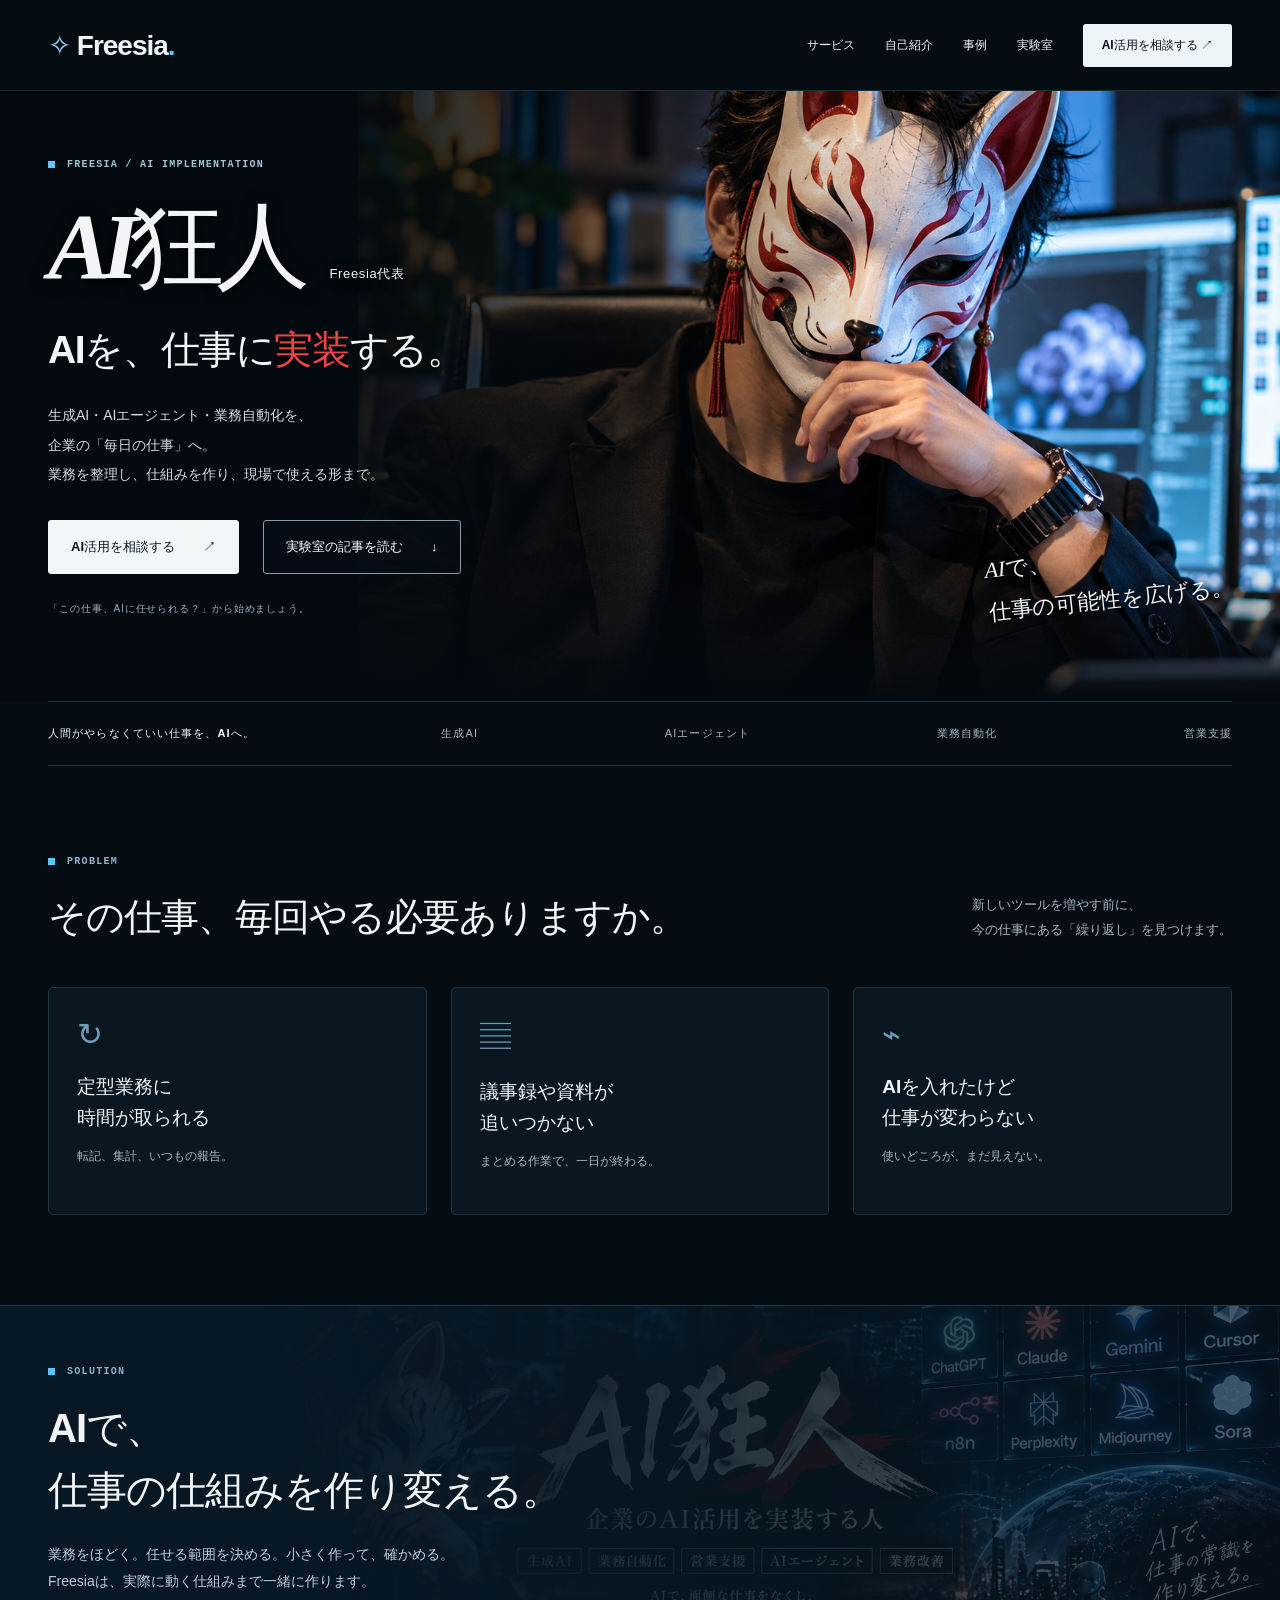
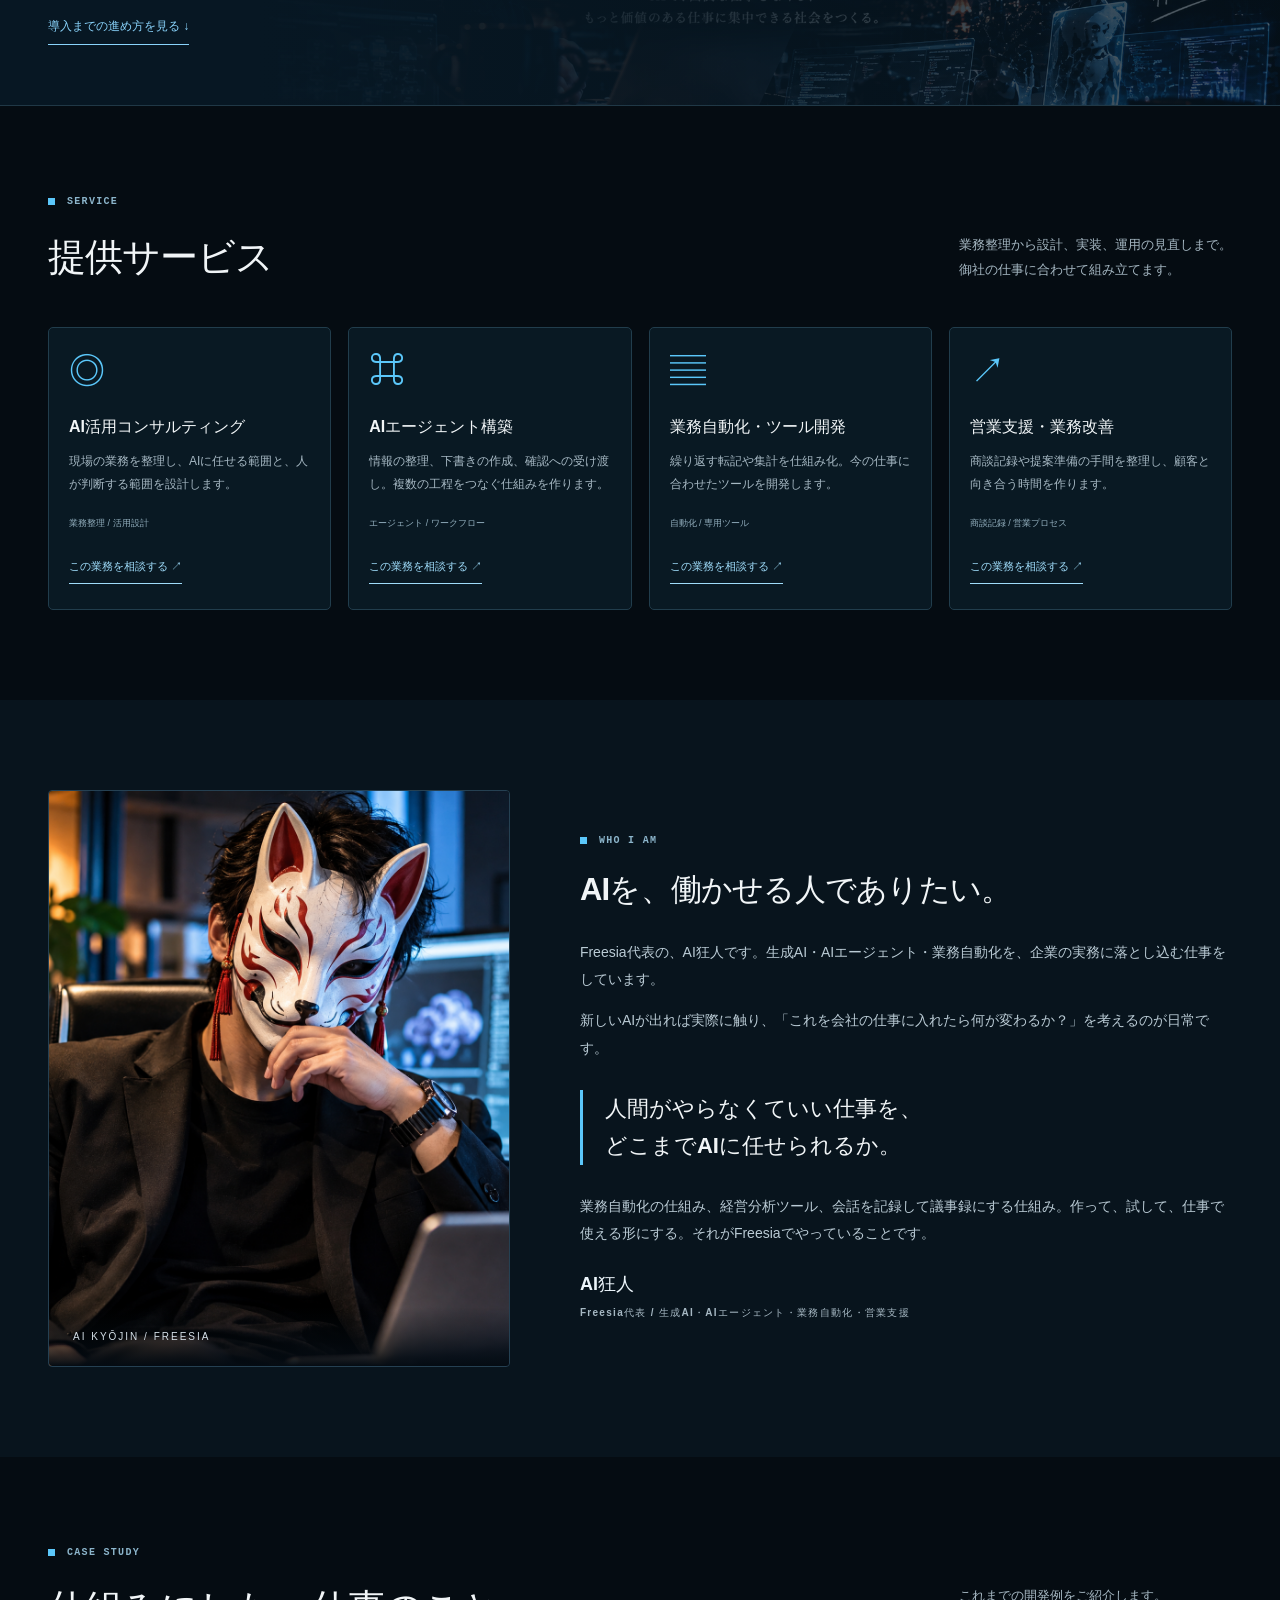
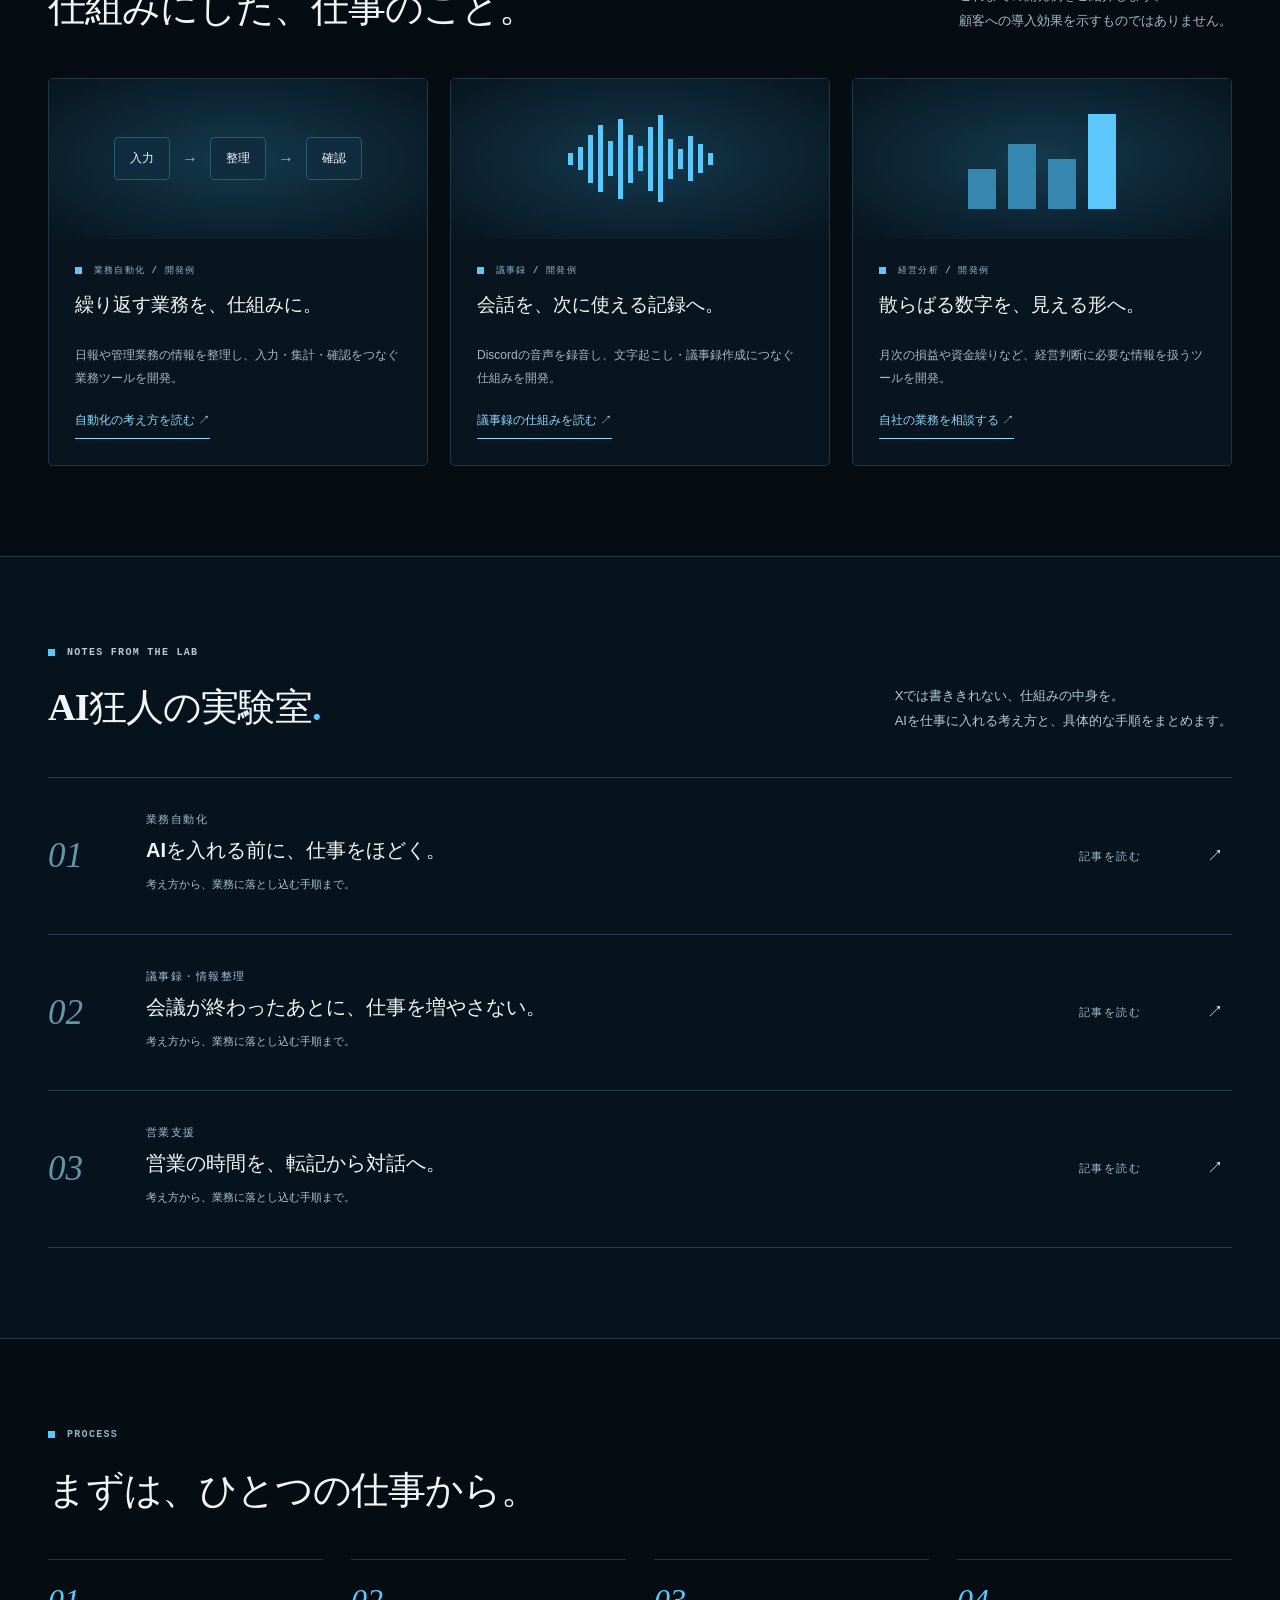
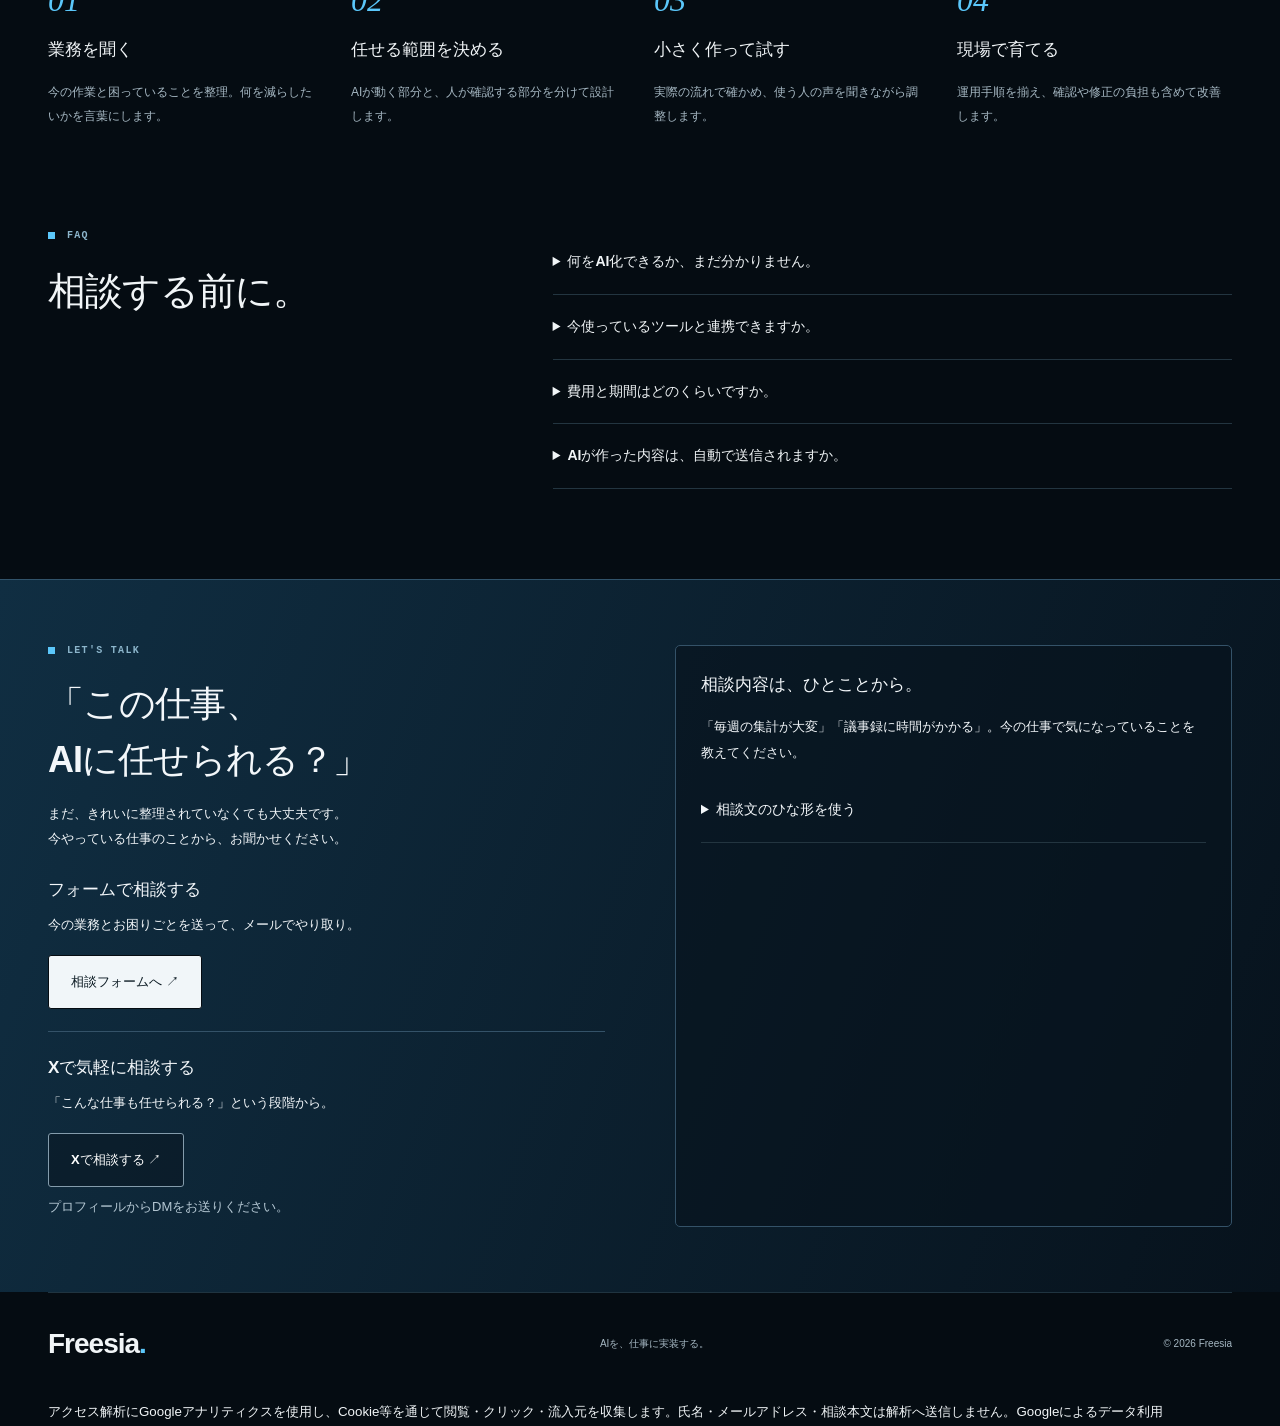
<file: index.html>
<!doctype html><html lang="ja"><head><meta charset="utf-8"><meta name="viewport" content="width=device-width,initial-scale=1"><title>AI狂人 / Freesia — AIを、仕事に実装する。</title><meta name="description" content="生成AI・AIエージェント・業務自動化を、企業の毎日の仕事へ。Freesia代表・AI狂人のサービス、開発事例、実験室の記事をご紹介。"><meta property="og:title" content="AI狂人 / Freesia — AIを、仕事に実装する。"><meta property="og:description" content="生成AI・AIエージェント・業務自動化を、企業の毎日の仕事へ。Freesia代表・AI狂人のサービス、開発事例、実験室の記事をご紹介。"><meta property="og:type" content="website"><meta property="og:locale" content="ja_JP"><meta name="twitter:card" content="summary_large_image"><meta name="theme-color" content="#050c12"><link rel="canonical" href="https://freesia-ai.github.io/freesia-lp/index.html"><meta property="og:url" content="https://freesia-ai.github.io/freesia-lp/index.html"><meta property="og:image" content="https://freesia-ai.github.io/freesia-lp/assets/brand-banner.png"><link rel="preload" as="image" href="assets/portrait.png"><link rel="icon" type="image/svg+xml" href="assets/fox.svg"><link rel="stylesheet" href="assets/style.css"><script id="freesia-analytics-config" type="application/json">{"measurementId": "G-1B9Y9FV712", "prefillFields": {}}</script><script src="assets/analytics.js" defer></script><script src="assets/app.js" defer></script></head><body><a class="skip" href="#main">本文へ移動</a><header><div class="wrap header"><a class="logo" href="index.html" aria-label="Freesia ホーム"><span aria-hidden="true">✧</span> Freesia<i>.</i></a><nav aria-label="メインナビゲーション"><a href="index.html#services">サービス</a><a href="index.html#about">自己紹介</a><a href="index.html#cases">事例</a><a href="index.html#lab">実験室</a><a class="nav-cta" href="index.html#contact">AI活用を相談する <span aria-hidden="true">↗</span></a></nav></div></header><main id="main"><div class="hero-stage"><div class="hero-image" aria-hidden="true"></div><div class="wrap hero"><div class="hero-copy"><div class="eyebrow">Freesia / AI implementation</div><div class="hero-name">AI狂人<span>Freesia代表</span></div><h1>AIを、仕事に<span>実装</span>する。</h1><p class="intro">生成AI・AIエージェント・業務自動化を、<br>企業の「毎日の仕事」へ。<br>業務を整理し、仕組みを作り、現場で使える形まで。</p><div class="actions"><a class="button" href="#contact">AI活用を相談する <span aria-hidden="true">↗</span></a><a class="button outline" href="#lab">実験室の記事を読む <span aria-hidden="true">↓</span></a></div><p class="hero-note">「この仕事、AIに任せられる？」から始めましょう。</p></div><p class="hero-message">AIで、<br>仕事の可能性を広げる。</p></div></div>
<div class="wrap strip"><strong>人間がやらなくていい仕事を、AIへ。</strong><span>生成AI</span><span>AIエージェント</span><span>業務自動化</span><span>営業支援</span></div>
<section class="wrap problems"><div class="section-head"><div><div class="eyebrow">Problem</div><h2>その仕事、<br class="mobile-only">毎回やる必要ありますか。</h2></div><p>新しいツールを増やす前に、<br>今の仕事にある「繰り返し」を見つけます。</p></div><div class="problem-grid"><div><span aria-hidden="true">↻</span><h3>定型業務に<br>時間が取られる</h3><p>転記、集計、いつもの報告。</p></div><div><span aria-hidden="true">▤</span><h3>議事録や資料が<br>追いつかない</h3><p>まとめる作業で、一日が終わる。</p></div><div><span aria-hidden="true">⌁</span><h3>AIを入れたけど<br>仕事が変わらない</h3><p>使いどころが、まだ見えない。</p></div></div></section>
<section class="solution"><div class="wrap"><div class="eyebrow">Solution</div><h2>AIで、<br>仕事の仕組みを作り変える。</h2><p>業務をほどく。任せる範囲を決める。小さく作って、確かめる。<br>Freesiaは、実際に動く仕組みまで一緒に作ります。</p><a class="text-link" href="#process">導入までの進め方を見る ↓</a></div></section>
<section class="wrap" id="services"><div class="section-head"><div><div class="eyebrow">Service</div><h2>提供サービス</h2></div><p>業務整理から設計、実装、運用の見直しまで。<br>御社の仕事に合わせて組み立てます。</p></div><div class="grid4"><article class="service"><span class="service-icon" aria-hidden="true">◎</span><h3>AI活用コンサルティング</h3><p>現場の業務を整理し、AIに任せる範囲と、人が判断する範囲を設計します。</p><div class="tags"><span>業務整理 / 活用設計</span></div><a class="text-link" href="#contact">この業務を相談する ↗</a></article><article class="service"><span class="service-icon" aria-hidden="true">⌘</span><h3>AIエージェント構築</h3><p>情報の整理、下書きの作成、確認への受け渡し。複数の工程をつなぐ仕組みを作ります。</p><div class="tags"><span>エージェント / ワークフロー</span></div><a class="text-link" href="#contact">この業務を相談する ↗</a></article><article class="service"><span class="service-icon" aria-hidden="true">▤</span><h3>業務自動化・ツール開発</h3><p>繰り返す転記や集計を仕組み化。今の仕事に合わせたツールを開発します。</p><div class="tags"><span>自動化 / 専用ツール</span></div><a class="text-link" href="#contact">この業務を相談する ↗</a></article><article class="service"><span class="service-icon" aria-hidden="true">↗</span><h3>営業支援・業務改善</h3><p>商談記録や提案準備の手間を整理し、顧客と向き合う時間を作ります。</p><div class="tags"><span>商談記録 / 営業プロセス</span></div><a class="text-link" href="#contact">この業務を相談する ↗</a></article></div></section>
<section class="about" id="about"><div class="wrap about-grid"><figure class="portrait"><img src="assets/portrait.png" width="1254" height="1254" alt="白い狐面と黒いジャケットをまとった、AI狂人のブランドビジュアル" loading="lazy"><figcaption>AI KYŌJIN / FREESIA</figcaption></figure><div><div class="eyebrow">Who I am</div><h2>AIを、働かせる人でありたい。</h2><p>Freesia代表の、AI狂人です。生成AI・AIエージェント・業務自動化を、企業の実務に落とし込む仕事をしています。</p><p>新しいAIが出れば実際に触り、「これを会社の仕事に入れたら何が変わるか？」を考えるのが日常です。</p><blockquote>人間がやらなくていい仕事を、<br>どこまでAIに任せられるか。</blockquote><p>業務自動化の仕組み、経営分析ツール、会話を記録して議事録にする仕組み。作って、試して、仕事で使える形にする。それがFreesiaでやっていることです。</p><div class="signature">AI狂人 <small>Freesia代表 / 生成AI・AIエージェント・業務自動化・営業支援</small></div></div></div></section>
<section class="wrap" id="cases"><div class="section-head"><div><div class="eyebrow">Case study</div><h2>仕組みにした、仕事のこと。</h2></div><p>これまでの開発例をご紹介します。<br>顧客への導入効果を示すものではありません。</p></div><div class="grid3"><article class="case-card"><div class="case-art" aria-hidden="true"><span class="flow">入力</span><span class="arrow">→</span><span class="flow">整理</span><span class="arrow">→</span><span class="flow">確認</span></div><span class="eyebrow">業務自動化 / 開発例</span><h3>繰り返す業務を、仕組みに。</h3><p>日報や管理業務の情報を整理し、入力・集計・確認をつなぐ業務ツールを開発。</p><a class="text-link" href="articles/automation.html">自動化の考え方を読む ↗</a></article><article class="case-card"><div class="case-art" aria-hidden="true"><div class="wave"><i style="height:12px"></i><i style="height:23px"></i><i style="height:48px"></i><i style="height:67px"></i><i style="height:35px"></i><i style="height:80px"></i><i style="height:48px"></i><i style="height:25px"></i><i style="height:64px"></i><i style="height:87px"></i><i style="height:40px"></i><i style="height:20px"></i><i style="height:45px"></i><i style="height:29px"></i><i style="height:12px"></i></div></div><span class="eyebrow">議事録 / 開発例</span><h3>会話を、次に使える記録へ。</h3><p>Discordの音声を録音し、文字起こし・議事録作成につなぐ仕組みを開発。</p><a class="text-link" href="articles/meeting-ai.html">議事録の仕組みを読む ↗</a></article><article class="case-card"><div class="case-art" aria-hidden="true"><div class="bars"><i></i><i></i><i></i><i></i></div></div><span class="eyebrow">経営分析 / 開発例</span><h3>散らばる数字を、見える形へ。</h3><p>月次の損益や資金繰りなど、経営判断に必要な情報を扱うツールを開発。</p><a class="text-link" href="#contact">自社の業務を相談する ↗</a></article></div></section>
<section class="lab" id="lab"><div class="wrap"><div class="section-head"><div><div class="eyebrow">Notes from the lab</div><h2>AI狂人の実験室<span class="lab-dot">.</span></h2></div><p>Xでは書ききれない、仕組みの中身を。<br>AIを仕事に入れる考え方と、具体的な手順をまとめます。</p></div><div class="articles"><a class="article-row" href="articles/automation.html"><span class="index">01</span><div><span class="mono">業務自動化</span><h3>AIを入れる前に、仕事をほどく。</h3><p>考え方から、業務に落とし込む手順まで。</p></div><span class="read-time mono">記事を読む</span><span aria-hidden="true">↗</span></a><a class="article-row" href="articles/meeting-ai.html"><span class="index">02</span><div><span class="mono">議事録・情報整理</span><h3>会議が終わったあとに、仕事を増やさない。</h3><p>考え方から、業務に落とし込む手順まで。</p></div><span class="read-time mono">記事を読む</span><span aria-hidden="true">↗</span></a><a class="article-row" href="articles/sales-ai.html"><span class="index">03</span><div><span class="mono">営業支援</span><h3>営業の時間を、転記から対話へ。</h3><p>考え方から、業務に落とし込む手順まで。</p></div><span class="read-time mono">記事を読む</span><span aria-hidden="true">↗</span></a></div></div></section>
<section class="wrap" id="process"><div class="eyebrow">Process</div><h2>まずは、ひとつの仕事から。</h2><div class="process"><div><strong>01</strong><h3>業務を聞く</h3><p>今の作業と困っていることを整理。何を減らしたいかを言葉にします。</p></div><div><strong>02</strong><h3>任せる範囲を決める</h3><p>AIが動く部分と、人が確認する部分を分けて設計します。</p></div><div><strong>03</strong><h3>小さく作って試す</h3><p>実際の流れで確かめ、使う人の声を聞きながら調整します。</p></div><div><strong>04</strong><h3>現場で育てる</h3><p>運用手順を揃え、確認や修正の負担も含めて改善します。</p></div></div></section>
<section class="wrap faq"><div class="faq-grid"><div><div class="eyebrow">FAQ</div><h2>相談する前に。</h2></div><div><details><summary>何をAI化できるか、まだ分かりません。</summary><p>毎日繰り返している作業や、時間がかかっている仕事を教えてください。業務を整理するところから始められます。</p></details><details><summary>今使っているツールと連携できますか。</summary><p>ツールの機能や契約内容、接続方法を確認して判断します。現在の環境を伺ったうえで、実現できる範囲をご案内します。</p></details><details><summary>費用と期間はどのくらいですか。</summary><p>対象業務、連携先、必要な確認の範囲によって変わります。内容を整理したうえで、実装範囲と見積もりをご案内します。</p></details><details><summary>AIが作った内容は、自動で送信されますか。</summary><p>外部への送信や重要な判断は、人による確認を組み込んで設計します。どこまで自動化するかは、業務ごとに決めます。</p></details></div></div></section>
<section class="contact" id="contact"><div class="wrap contact-grid"><div><div class="eyebrow">Let's talk</div><h2>「この仕事、<br>AIに任せられる？」</h2><p>まだ、きれいに整理されていなくても大丈夫です。<br>今やっている仕事のことから、お聞かせください。</p><div class="contact-options"><div><h3>フォームで相談する</h3><p>今の業務とお困りごとを送って、メールでやり取り。</p><a class="button light" href="contact.html">相談フォームへ ↗</a></div><div><h3>Xで気軽に相談する</h3><p>「こんな仕事も任せられる？」という段階から。</p><a class="button outline" href="https://x.com/ai_kyozin" rel="noopener noreferrer">Xで相談する ↗</a><p class="small">プロフィールからDMをお送りください。</p></div></div></div><div class="contact-box"><h3>相談内容は、ひとことから。</h3><p>「毎週の集計が大変」「議事録に時間がかかる」。今の仕事で気になっていることを教えてください。</p><details><summary>相談文のひな形を使う</summary><p><label for="consultation">編集してコピーできます。</label></p><textarea id="consultation" aria-describedby="consultation-help" spellcheck="false">AI活用について相談したいです。
・今やっている業務：
・手間がかかっていること：
・こうなったらうれしい：</textarea><p class="small" id="consultation-help">この欄からは送信されません。編集して、相談先へ貼り付けられます。</p><button class="button light" type="button" data-copy>相談文をコピー <span aria-hidden="true">↗</span></button><p class="status" id="copy-status" role="status" aria-live="polite"></p><noscript><p class="no-js">文章を選択して、手動でコピーしてください。</p></noscript></details></div></div></section></main><footer><div class="wrap footer"><a class="logo" href="index.html">Freesia<i>.</i></a><small>AIを、仕事に実装する。</small><small>© 2026 Freesia</small></div><p class="wrap"><small>アクセス解析にGoogleアナリティクスを使用し、Cookie等を通じて閲覧・クリック・流入元を収集します。氏名・メールアドレス・相談本文は解析へ送信しません。<a href="https://policies.google.com/technologies/partner-sites" target="_blank" rel="noopener noreferrer">Googleによるデータ利用</a></small></p></footer></body></html>
</file>
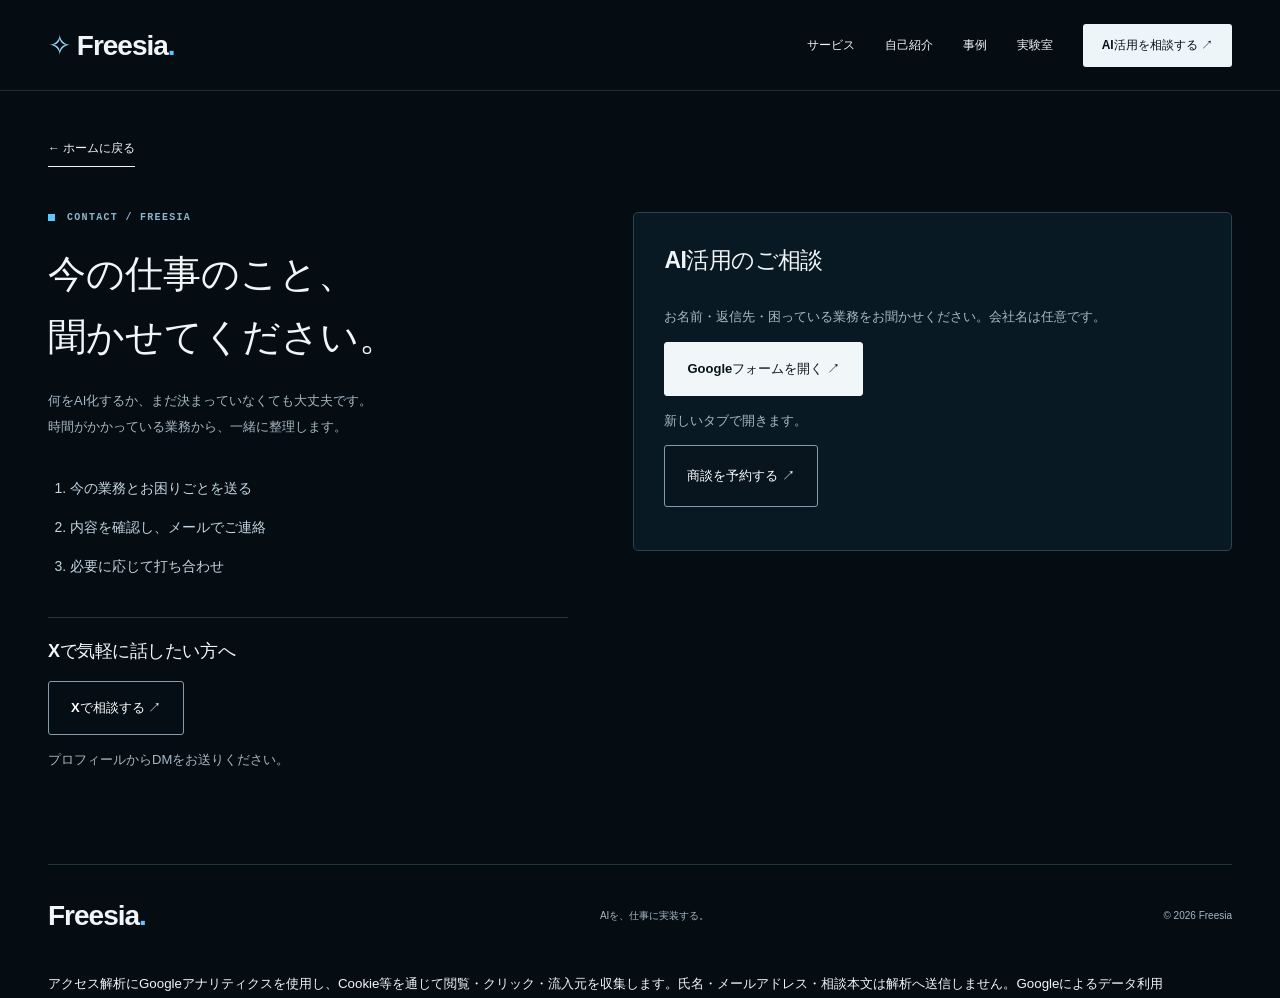
<file: contact.html>
<!doctype html><html lang="ja"><head><meta charset="utf-8"><meta name="viewport" content="width=device-width,initial-scale=1"><title>AI活用のご相談 | Freesia</title><meta name="description" content="今の業務とお困りごとから、FreesiaにAI活用をご相談いただけます。フォームまたはXの窓口をご案内します。"><meta property="og:title" content="AI活用のご相談 | Freesia"><meta property="og:description" content="今の業務とお困りごとから、FreesiaにAI活用をご相談いただけます。フォームまたはXの窓口をご案内します。"><meta property="og:type" content="website"><meta property="og:locale" content="ja_JP"><meta name="twitter:card" content="summary_large_image"><meta name="theme-color" content="#050c12"><link rel="canonical" href="https://freesia-ai.github.io/freesia-lp/contact.html"><meta property="og:url" content="https://freesia-ai.github.io/freesia-lp/contact.html"><meta property="og:image" content="https://freesia-ai.github.io/freesia-lp/assets/brand-banner.png"><link rel="preload" as="image" href="assets/portrait.png"><link rel="icon" type="image/svg+xml" href="assets/fox.svg"><link rel="stylesheet" href="assets/style.css"><script id="freesia-analytics-config" type="application/json">{"measurementId": "G-1B9Y9FV712", "prefillFields": {}}</script><script src="assets/analytics.js" defer></script><script src="assets/app.js" defer></script></head><body><a class="skip" href="#main">本文へ移動</a><header><div class="wrap header"><a class="logo" href="index.html" aria-label="Freesia ホーム"><span aria-hidden="true">✧</span> Freesia<i>.</i></a><nav aria-label="メインナビゲーション"><a href="index.html#services">サービス</a><a href="index.html#about">自己紹介</a><a href="index.html#cases">事例</a><a href="index.html#lab">実験室</a><a class="nav-cta" href="index.html#contact">AI活用を相談する <span aria-hidden="true">↗</span></a></nav></div></header><main id="main" class="contact-page wrap"><a class="text-link" href="index.html#contact">← ホームに戻る</a>
<div class="contact-page-grid"><div><div class="eyebrow">Contact / Freesia</div><h1>今の仕事のこと、<br>聞かせてください。</h1><p>何をAI化するか、まだ決まっていなくても大丈夫です。<br>時間がかかっている業務から、一緒に整理します。</p>
<ol class="contact-steps"><li>今の業務とお困りごとを送る</li><li>内容を確認し、メールでご連絡</li><li>必要に応じて打ち合わせ</li></ol>
<div class="contact-alternative"><h2>Xで気軽に話したい方へ</h2><a class="button outline" href="https://x.com/ai_kyozin" rel="noopener noreferrer">Xで相談する ↗</a><p class="small">プロフィールからDMをお送りください。</p></div></div>
<div class="contact-form-panel"><h2>AI活用のご相談</h2><p>お名前・返信先・困っている業務をお聞かせください。会社名は任意です。</p><a class="button" href="https://docs.google.com/forms/d/e/1FAIpQLSfqiDeagKWYLceL41jaovbcnNrj37Qkaqi5sEsG3VzwokasGA/viewform" data-consultation-form target="_blank" rel="noopener noreferrer">Googleフォームを開く ↗</a><p class="small">新しいタブで開きます。</p><p><a class="button outline" data-meeting-link href="https://calendar.app.google/L4ATcskdQTp4ZyLZA" target="_blank" rel="noopener noreferrer">商談を予約する ↗</a></p></div></div></main><footer><div class="wrap footer"><a class="logo" href="index.html">Freesia<i>.</i></a><small>AIを、仕事に実装する。</small><small>© 2026 Freesia</small></div><p class="wrap"><small>アクセス解析にGoogleアナリティクスを使用し、Cookie等を通じて閲覧・クリック・流入元を収集します。氏名・メールアドレス・相談本文は解析へ送信しません。<a href="https://policies.google.com/technologies/partner-sites" target="_blank" rel="noopener noreferrer">Googleによるデータ利用</a></small></p></footer></body></html>
</file>
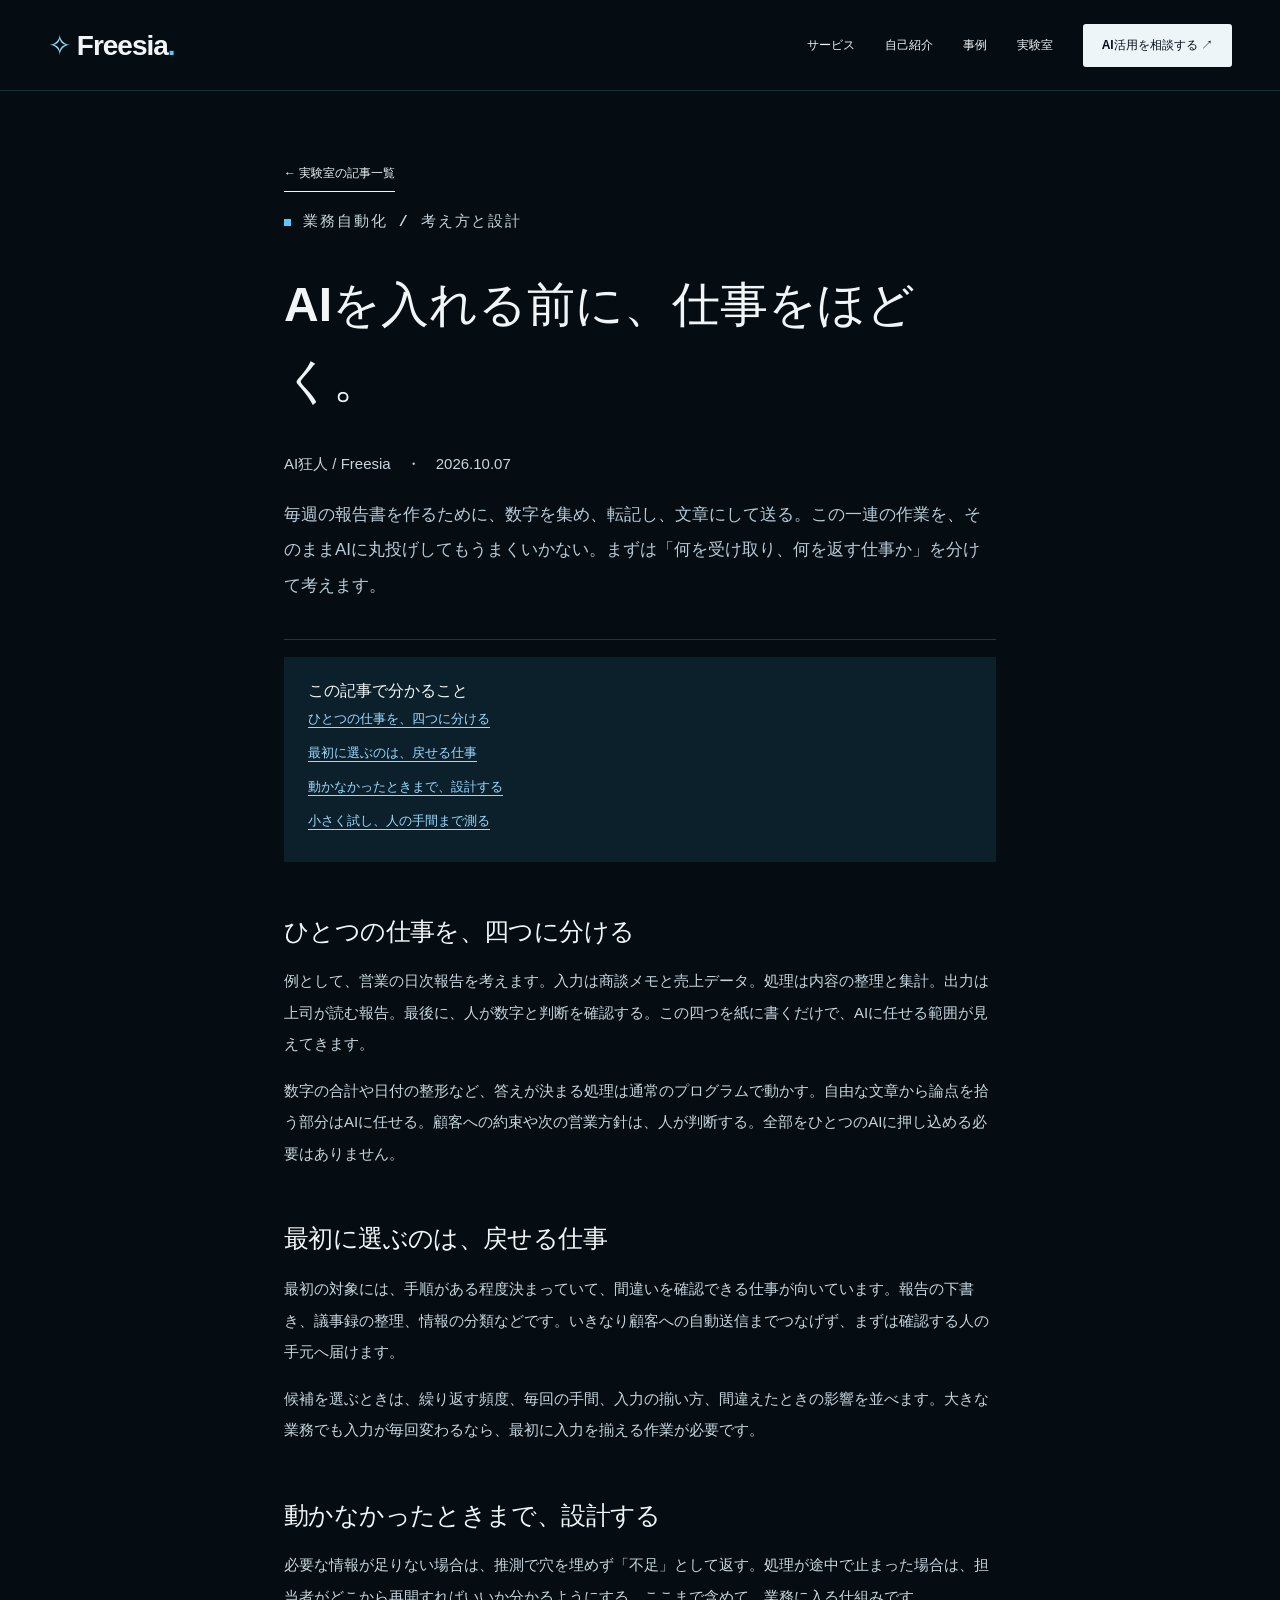
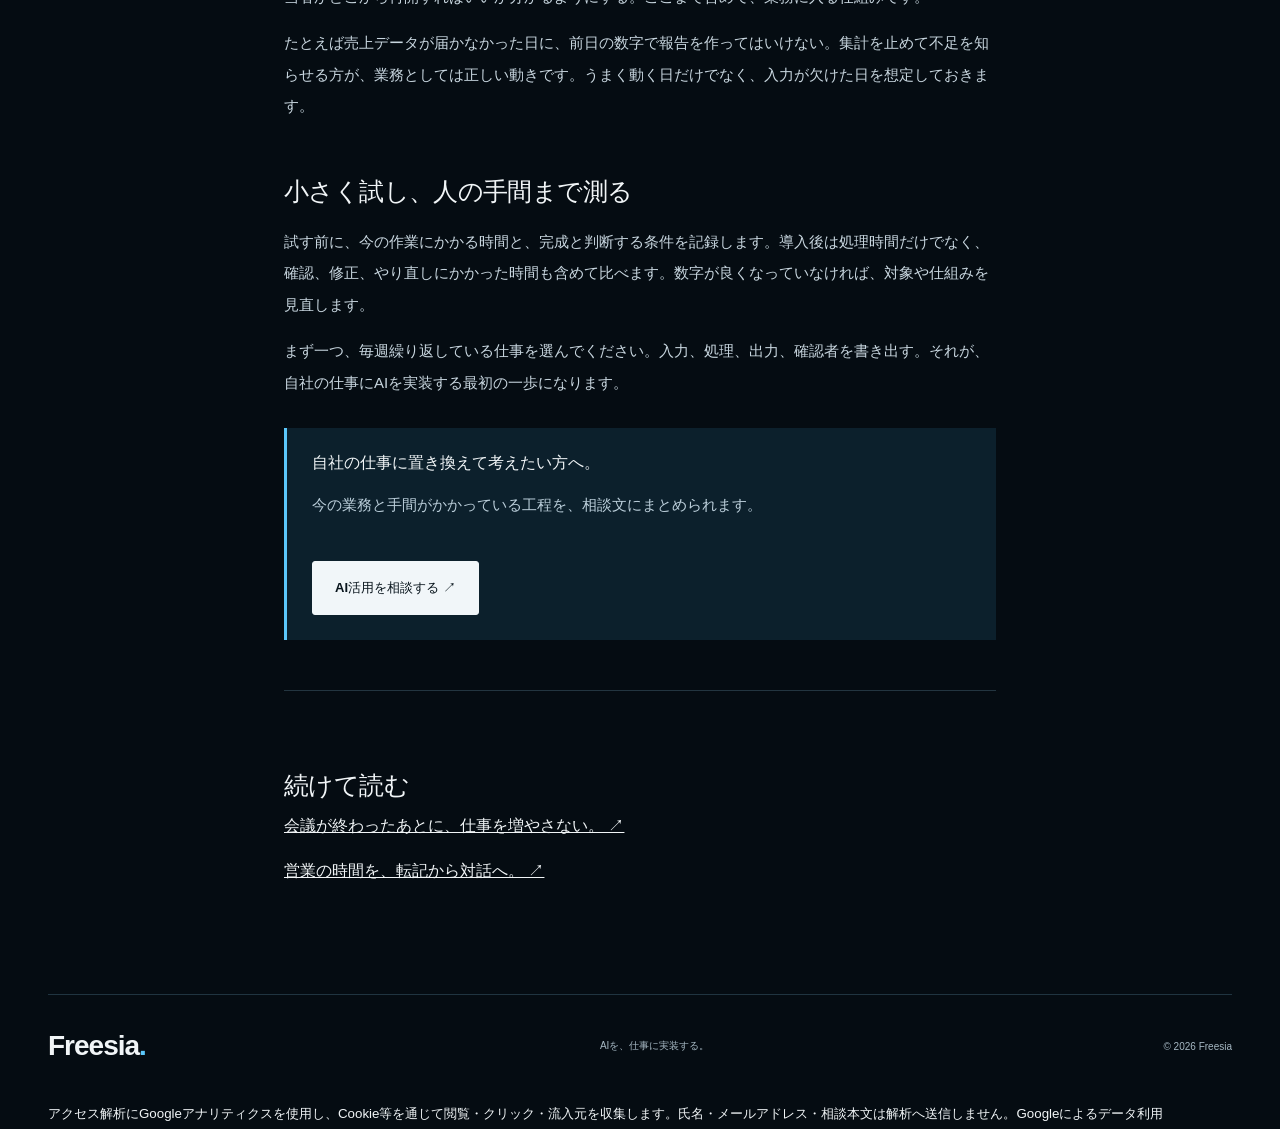
<file: articles/automation.html>
<!doctype html><html lang="ja"><head><meta charset="utf-8"><meta name="viewport" content="width=device-width,initial-scale=1"><title>AIを入れる前に、仕事をほどく。 | AI狂人の実験室</title><meta name="description" content="毎週の報告書を作るために、数字を集め、転記し、文章にして送る。この一連の作業を、そのままAIに丸投げしてもうまくいかない。まずは「何を受け取り、何を返す仕事か」を分けて考えます。"><meta property="og:title" content="AIを入れる前に、仕事をほどく。 | AI狂人の実験室"><meta property="og:description" content="毎週の報告書を作るために、数字を集め、転記し、文章にして送る。この一連の作業を、そのままAIに丸投げしてもうまくいかない。まずは「何を受け取り、何を返す仕事か」を分けて考えます。"><meta property="og:type" content="article"><meta property="og:locale" content="ja_JP"><meta name="twitter:card" content="summary_large_image"><meta name="theme-color" content="#050c12"><link rel="canonical" href="https://freesia-ai.github.io/freesia-lp/articles/automation.html"><meta property="og:url" content="https://freesia-ai.github.io/freesia-lp/articles/automation.html"><meta property="og:image" content="https://freesia-ai.github.io/freesia-lp/assets/brand-banner.png"><link rel="preload" as="image" href="../assets/portrait.png"><link rel="icon" type="image/svg+xml" href="../assets/fox.svg"><link rel="stylesheet" href="../assets/style.css"><script id="freesia-analytics-config" type="application/json">{"measurementId": "G-1B9Y9FV712", "prefillFields": {}}</script><script src="../assets/analytics.js" defer></script><script src="../assets/app.js" defer></script></head><body><a class="skip" href="#main">本文へ移動</a><header><div class="wrap header"><a class="logo" href="../index.html" aria-label="Freesia ホーム"><span aria-hidden="true">✧</span> Freesia<i>.</i></a><nav aria-label="メインナビゲーション"><a href="../index.html#services">サービス</a><a href="../index.html#about">自己紹介</a><a href="../index.html#cases">事例</a><a href="../index.html#lab">実験室</a><a class="nav-cta" href="../index.html#contact">AI活用を相談する <span aria-hidden="true">↗</span></a></nav></div></header><main id="main" class="article-main"><a class="text-link" href="../index.html#lab">← 実験室の記事一覧</a><p class="eyebrow">業務自動化 / 考え方と設計</p><h1>AIを入れる前に、仕事をほどく。</h1><p class="small">AI狂人 / Freesia　・　2026.10.07</p><p class="lead">毎週の報告書を作るために、数字を集め、転記し、文章にして送る。この一連の作業を、そのままAIに丸投げしてもうまくいかない。まずは「何を受け取り、何を返す仕事か」を分けて考えます。</p><div class="toc" aria-label="目次"><strong>この記事で分かること</strong><a href="#s1">ひとつの仕事を、四つに分ける</a><a href="#s2">最初に選ぶのは、戻せる仕事</a><a href="#s3">動かなかったときまで、設計する</a><a href="#s4">小さく試し、人の手間まで測る</a></div><h2 id="s1">ひとつの仕事を、四つに分ける</h2><p>例として、営業の日次報告を考えます。入力は商談メモと売上データ。処理は内容の整理と集計。出力は上司が読む報告。最後に、人が数字と判断を確認する。この四つを紙に書くだけで、AIに任せる範囲が見えてきます。</p><p>数字の合計や日付の整形など、答えが決まる処理は通常のプログラムで動かす。自由な文章から論点を拾う部分はAIに任せる。顧客への約束や次の営業方針は、人が判断する。全部をひとつのAIに押し込める必要はありません。</p><h2 id="s2">最初に選ぶのは、戻せる仕事</h2><p>最初の対象には、手順がある程度決まっていて、間違いを確認できる仕事が向いています。報告の下書き、議事録の整理、情報の分類などです。いきなり顧客への自動送信までつなげず、まずは確認する人の手元へ届けます。</p><p>候補を選ぶときは、繰り返す頻度、毎回の手間、入力の揃い方、間違えたときの影響を並べます。大きな業務でも入力が毎回変わるなら、最初に入力を揃える作業が必要です。</p><h2 id="s3">動かなかったときまで、設計する</h2><p>必要な情報が足りない場合は、推測で穴を埋めず「不足」として返す。処理が途中で止まった場合は、担当者がどこから再開すればいいか分かるようにする。ここまで含めて、業務に入る仕組みです。</p><p>たとえば売上データが届かなかった日に、前日の数字で報告を作ってはいけない。集計を止めて不足を知らせる方が、業務としては正しい動きです。うまく動く日だけでなく、入力が欠けた日を想定しておきます。</p><h2 id="s4">小さく試し、人の手間まで測る</h2><p>試す前に、今の作業にかかる時間と、完成と判断する条件を記録します。導入後は処理時間だけでなく、確認、修正、やり直しにかかった時間も含めて比べます。数字が良くなっていなければ、対象や仕組みを見直します。</p><p>まず一つ、毎週繰り返している仕事を選んでください。入力、処理、出力、確認者を書き出す。それが、自社の仕事にAIを実装する最初の一歩になります。</p><div class="callout"><strong>自社の仕事に置き換えて考えたい方へ。</strong><p>今の業務と手間がかかっている工程を、相談文にまとめられます。</p><a class="button" href="../index.html#contact">AI活用を相談する ↗</a></div><div class="related"><h2>続けて読む</h2><a href="meeting-ai.html">会議が終わったあとに、仕事を増やさない。 ↗</a><a href="sales-ai.html">営業の時間を、転記から対話へ。 ↗</a></div></main><footer><div class="wrap footer"><a class="logo" href="../index.html">Freesia<i>.</i></a><small>AIを、仕事に実装する。</small><small>© 2026 Freesia</small></div><p class="wrap"><small>アクセス解析にGoogleアナリティクスを使用し、Cookie等を通じて閲覧・クリック・流入元を収集します。氏名・メールアドレス・相談本文は解析へ送信しません。<a href="https://policies.google.com/technologies/partner-sites" target="_blank" rel="noopener noreferrer">Googleによるデータ利用</a></small></p></footer></body></html>
</file>
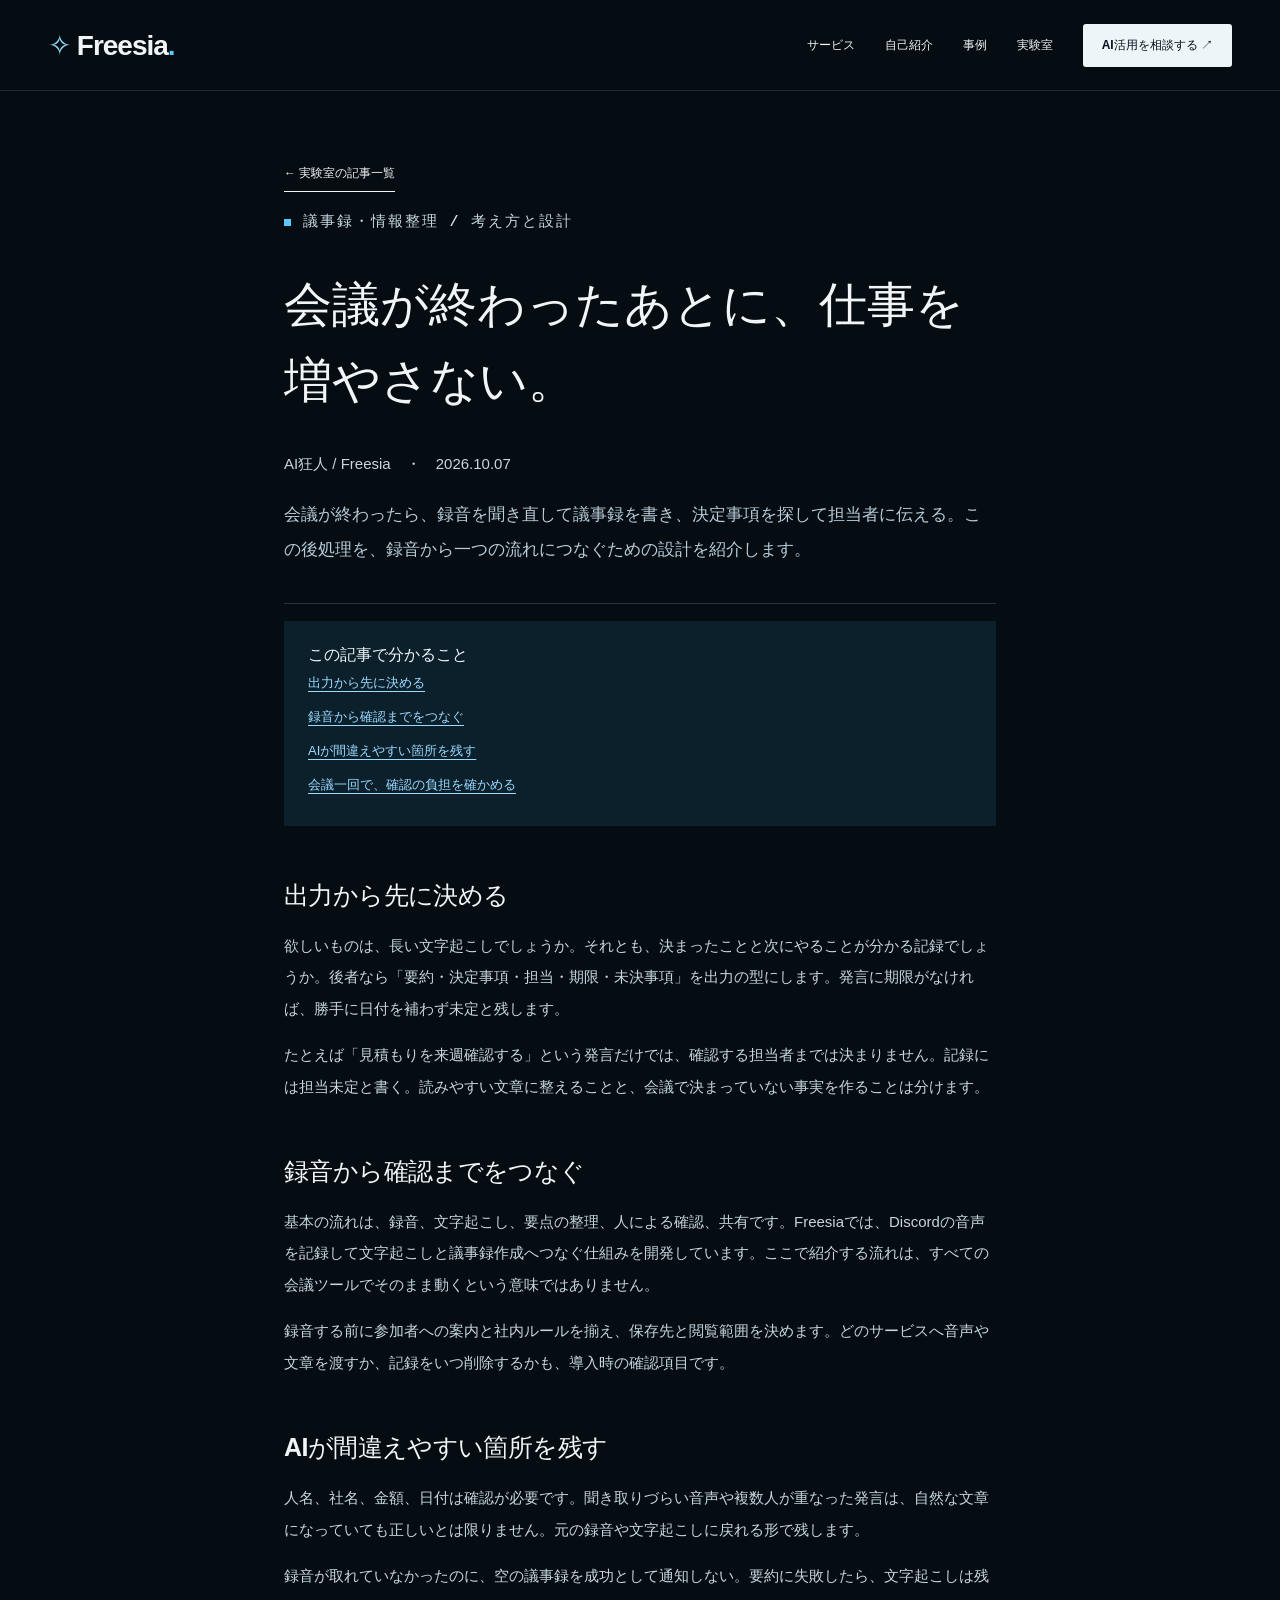
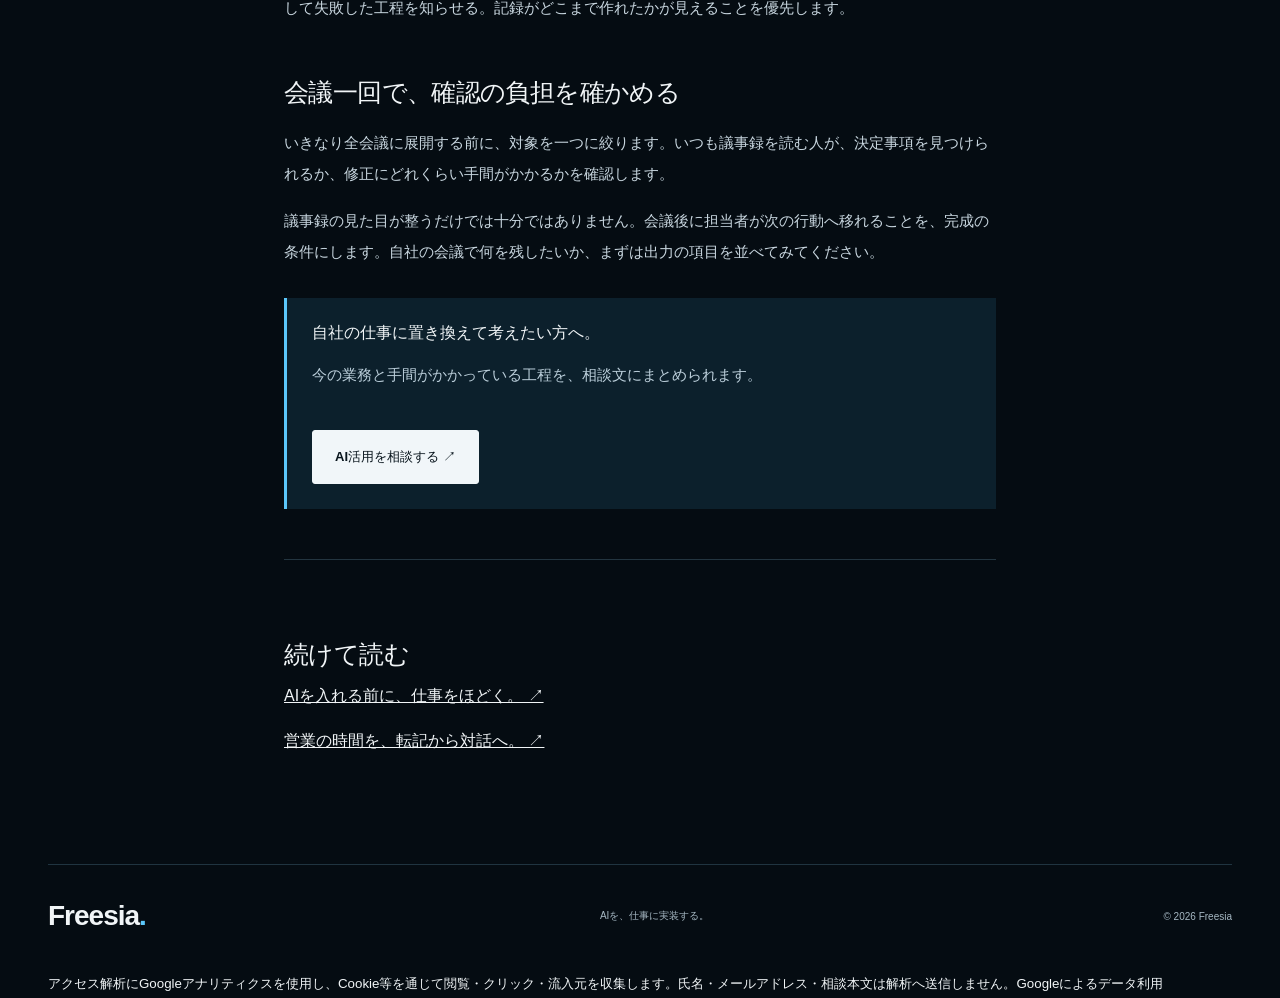
<file: articles/meeting-ai.html>
<!doctype html><html lang="ja"><head><meta charset="utf-8"><meta name="viewport" content="width=device-width,initial-scale=1"><title>会議が終わったあとに、仕事を増やさない。 | AI狂人の実験室</title><meta name="description" content="会議が終わったら、録音を聞き直して議事録を書き、決定事項を探して担当者に伝える。この後処理を、録音から一つの流れにつなぐための設計を紹介します。"><meta property="og:title" content="会議が終わったあとに、仕事を増やさない。 | AI狂人の実験室"><meta property="og:description" content="会議が終わったら、録音を聞き直して議事録を書き、決定事項を探して担当者に伝える。この後処理を、録音から一つの流れにつなぐための設計を紹介します。"><meta property="og:type" content="article"><meta property="og:locale" content="ja_JP"><meta name="twitter:card" content="summary_large_image"><meta name="theme-color" content="#050c12"><link rel="canonical" href="https://freesia-ai.github.io/freesia-lp/articles/meeting-ai.html"><meta property="og:url" content="https://freesia-ai.github.io/freesia-lp/articles/meeting-ai.html"><meta property="og:image" content="https://freesia-ai.github.io/freesia-lp/assets/brand-banner.png"><link rel="preload" as="image" href="../assets/portrait.png"><link rel="icon" type="image/svg+xml" href="../assets/fox.svg"><link rel="stylesheet" href="../assets/style.css"><script id="freesia-analytics-config" type="application/json">{"measurementId": "G-1B9Y9FV712", "prefillFields": {}}</script><script src="../assets/analytics.js" defer></script><script src="../assets/app.js" defer></script></head><body><a class="skip" href="#main">本文へ移動</a><header><div class="wrap header"><a class="logo" href="../index.html" aria-label="Freesia ホーム"><span aria-hidden="true">✧</span> Freesia<i>.</i></a><nav aria-label="メインナビゲーション"><a href="../index.html#services">サービス</a><a href="../index.html#about">自己紹介</a><a href="../index.html#cases">事例</a><a href="../index.html#lab">実験室</a><a class="nav-cta" href="../index.html#contact">AI活用を相談する <span aria-hidden="true">↗</span></a></nav></div></header><main id="main" class="article-main"><a class="text-link" href="../index.html#lab">← 実験室の記事一覧</a><p class="eyebrow">議事録・情報整理 / 考え方と設計</p><h1>会議が終わったあとに、仕事を増やさない。</h1><p class="small">AI狂人 / Freesia　・　2026.10.07</p><p class="lead">会議が終わったら、録音を聞き直して議事録を書き、決定事項を探して担当者に伝える。この後処理を、録音から一つの流れにつなぐための設計を紹介します。</p><div class="toc" aria-label="目次"><strong>この記事で分かること</strong><a href="#s1">出力から先に決める</a><a href="#s2">録音から確認までをつなぐ</a><a href="#s3">AIが間違えやすい箇所を残す</a><a href="#s4">会議一回で、確認の負担を確かめる</a></div><h2 id="s1">出力から先に決める</h2><p>欲しいものは、長い文字起こしでしょうか。それとも、決まったことと次にやることが分かる記録でしょうか。後者なら「要約・決定事項・担当・期限・未決事項」を出力の型にします。発言に期限がなければ、勝手に日付を補わず未定と残します。</p><p>たとえば「見積もりを来週確認する」という発言だけでは、確認する担当者までは決まりません。記録には担当未定と書く。読みやすい文章に整えることと、会議で決まっていない事実を作ることは分けます。</p><h2 id="s2">録音から確認までをつなぐ</h2><p>基本の流れは、録音、文字起こし、要点の整理、人による確認、共有です。Freesiaでは、Discordの音声を記録して文字起こしと議事録作成へつなぐ仕組みを開発しています。ここで紹介する流れは、すべての会議ツールでそのまま動くという意味ではありません。</p><p>録音する前に参加者への案内と社内ルールを揃え、保存先と閲覧範囲を決めます。どのサービスへ音声や文章を渡すか、記録をいつ削除するかも、導入時の確認項目です。</p><h2 id="s3">AIが間違えやすい箇所を残す</h2><p>人名、社名、金額、日付は確認が必要です。聞き取りづらい音声や複数人が重なった発言は、自然な文章になっていても正しいとは限りません。元の録音や文字起こしに戻れる形で残します。</p><p>録音が取れていなかったのに、空の議事録を成功として通知しない。要約に失敗したら、文字起こしは残して失敗した工程を知らせる。記録がどこまで作れたかが見えることを優先します。</p><h2 id="s4">会議一回で、確認の負担を確かめる</h2><p>いきなり全会議に展開する前に、対象を一つに絞ります。いつも議事録を読む人が、決定事項を見つけられるか、修正にどれくらい手間がかかるかを確認します。</p><p>議事録の見た目が整うだけでは十分ではありません。会議後に担当者が次の行動へ移れることを、完成の条件にします。自社の会議で何を残したいか、まずは出力の項目を並べてみてください。</p><div class="callout"><strong>自社の仕事に置き換えて考えたい方へ。</strong><p>今の業務と手間がかかっている工程を、相談文にまとめられます。</p><a class="button" href="../index.html#contact">AI活用を相談する ↗</a></div><div class="related"><h2>続けて読む</h2><a href="automation.html">AIを入れる前に、仕事をほどく。 ↗</a><a href="sales-ai.html">営業の時間を、転記から対話へ。 ↗</a></div></main><footer><div class="wrap footer"><a class="logo" href="../index.html">Freesia<i>.</i></a><small>AIを、仕事に実装する。</small><small>© 2026 Freesia</small></div><p class="wrap"><small>アクセス解析にGoogleアナリティクスを使用し、Cookie等を通じて閲覧・クリック・流入元を収集します。氏名・メールアドレス・相談本文は解析へ送信しません。<a href="https://policies.google.com/technologies/partner-sites" target="_blank" rel="noopener noreferrer">Googleによるデータ利用</a></small></p></footer></body></html>
</file>
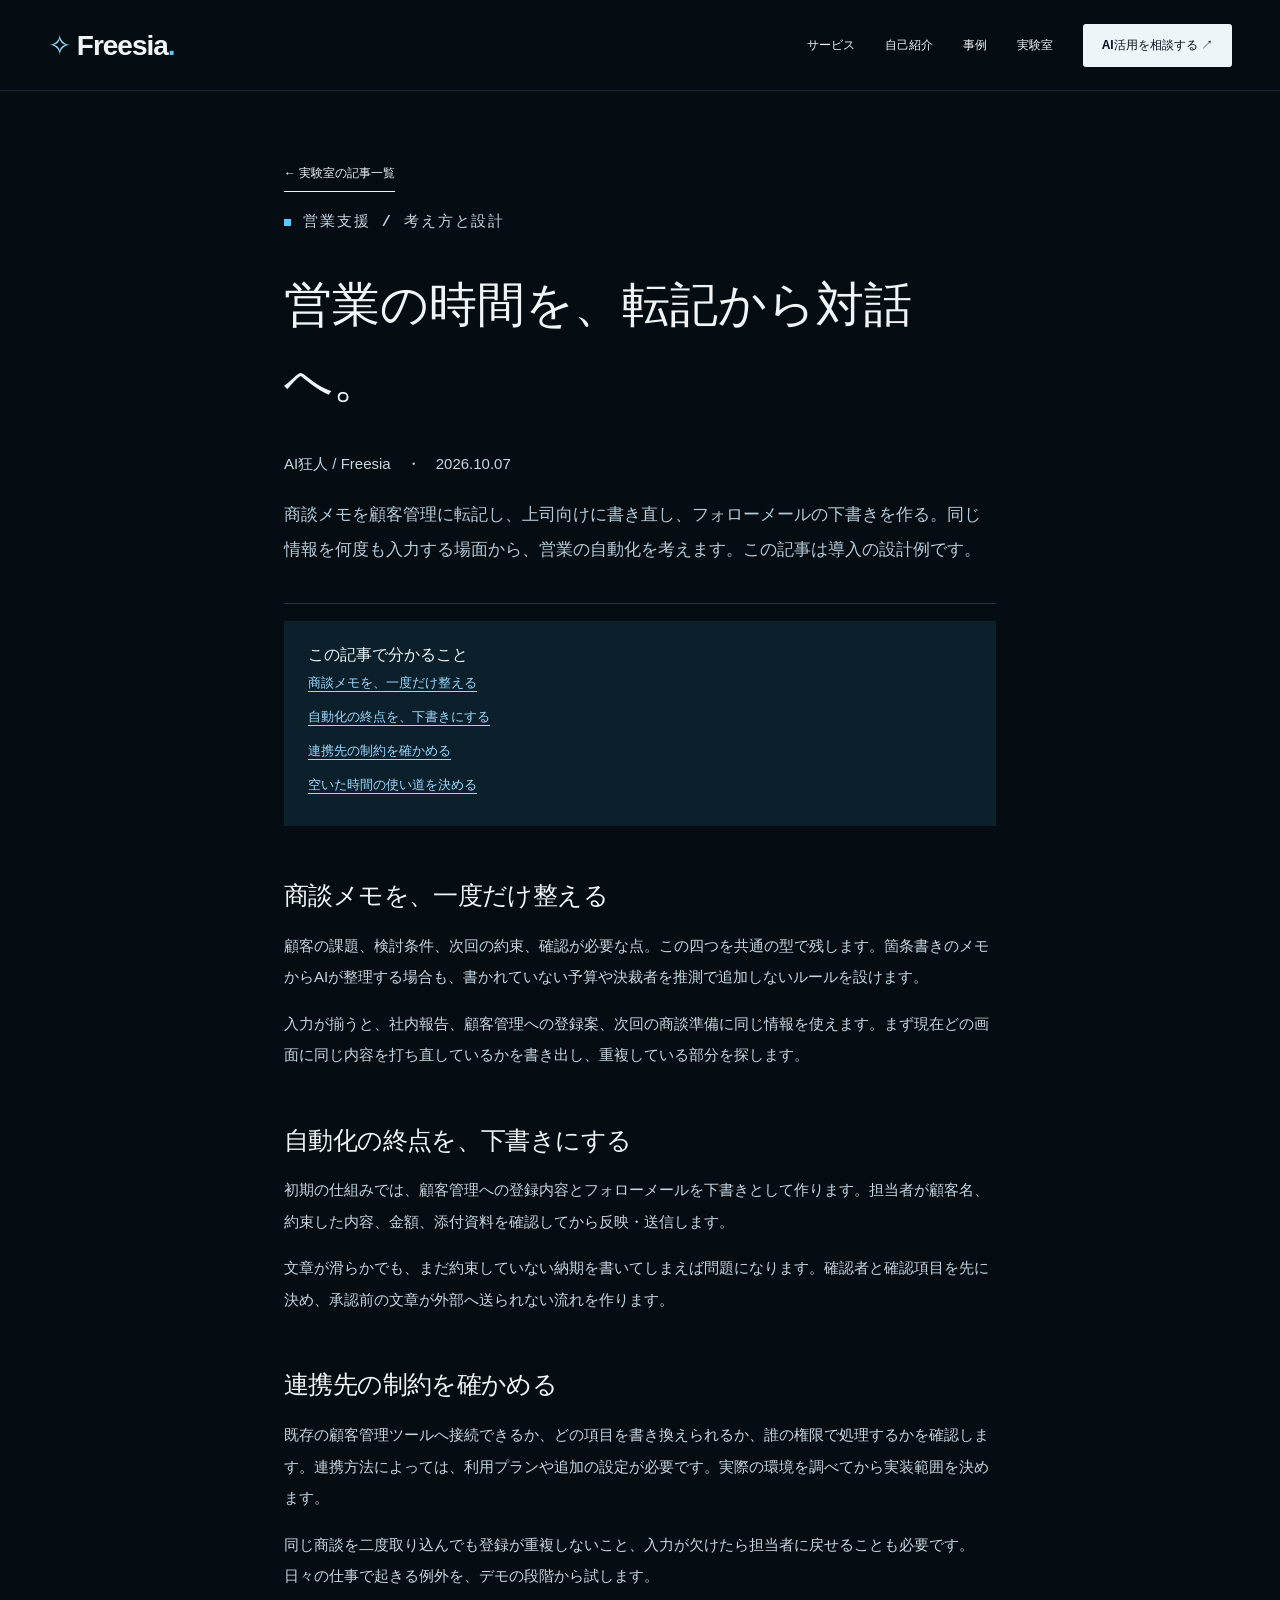
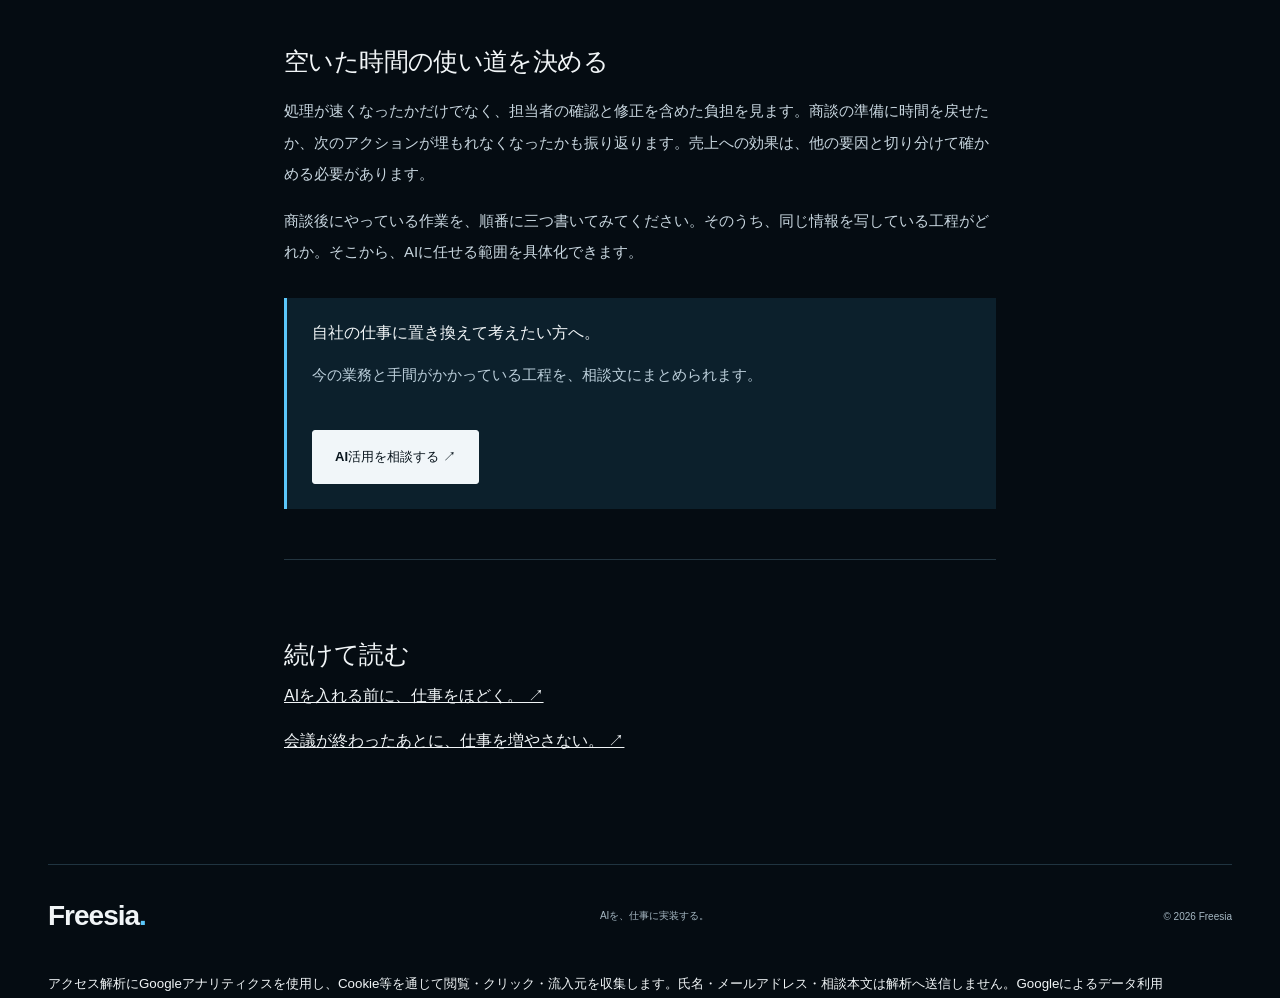
<file: articles/sales-ai.html>
<!doctype html><html lang="ja"><head><meta charset="utf-8"><meta name="viewport" content="width=device-width,initial-scale=1"><title>営業の時間を、転記から対話へ。 | AI狂人の実験室</title><meta name="description" content="商談メモを顧客管理に転記し、上司向けに書き直し、フォローメールの下書きを作る。同じ情報を何度も入力する場面から、営業の自動化を考えます。この記事は導入の設計例です。"><meta property="og:title" content="営業の時間を、転記から対話へ。 | AI狂人の実験室"><meta property="og:description" content="商談メモを顧客管理に転記し、上司向けに書き直し、フォローメールの下書きを作る。同じ情報を何度も入力する場面から、営業の自動化を考えます。この記事は導入の設計例です。"><meta property="og:type" content="article"><meta property="og:locale" content="ja_JP"><meta name="twitter:card" content="summary_large_image"><meta name="theme-color" content="#050c12"><link rel="canonical" href="https://freesia-ai.github.io/freesia-lp/articles/sales-ai.html"><meta property="og:url" content="https://freesia-ai.github.io/freesia-lp/articles/sales-ai.html"><meta property="og:image" content="https://freesia-ai.github.io/freesia-lp/assets/brand-banner.png"><link rel="preload" as="image" href="../assets/portrait.png"><link rel="icon" type="image/svg+xml" href="../assets/fox.svg"><link rel="stylesheet" href="../assets/style.css"><script id="freesia-analytics-config" type="application/json">{"measurementId": "G-1B9Y9FV712", "prefillFields": {}}</script><script src="../assets/analytics.js" defer></script><script src="../assets/app.js" defer></script></head><body><a class="skip" href="#main">本文へ移動</a><header><div class="wrap header"><a class="logo" href="../index.html" aria-label="Freesia ホーム"><span aria-hidden="true">✧</span> Freesia<i>.</i></a><nav aria-label="メインナビゲーション"><a href="../index.html#services">サービス</a><a href="../index.html#about">自己紹介</a><a href="../index.html#cases">事例</a><a href="../index.html#lab">実験室</a><a class="nav-cta" href="../index.html#contact">AI活用を相談する <span aria-hidden="true">↗</span></a></nav></div></header><main id="main" class="article-main"><a class="text-link" href="../index.html#lab">← 実験室の記事一覧</a><p class="eyebrow">営業支援 / 考え方と設計</p><h1>営業の時間を、転記から対話へ。</h1><p class="small">AI狂人 / Freesia　・　2026.10.07</p><p class="lead">商談メモを顧客管理に転記し、上司向けに書き直し、フォローメールの下書きを作る。同じ情報を何度も入力する場面から、営業の自動化を考えます。この記事は導入の設計例です。</p><div class="toc" aria-label="目次"><strong>この記事で分かること</strong><a href="#s1">商談メモを、一度だけ整える</a><a href="#s2">自動化の終点を、下書きにする</a><a href="#s3">連携先の制約を確かめる</a><a href="#s4">空いた時間の使い道を決める</a></div><h2 id="s1">商談メモを、一度だけ整える</h2><p>顧客の課題、検討条件、次回の約束、確認が必要な点。この四つを共通の型で残します。箇条書きのメモからAIが整理する場合も、書かれていない予算や決裁者を推測で追加しないルールを設けます。</p><p>入力が揃うと、社内報告、顧客管理への登録案、次回の商談準備に同じ情報を使えます。まず現在どの画面に同じ内容を打ち直しているかを書き出し、重複している部分を探します。</p><h2 id="s2">自動化の終点を、下書きにする</h2><p>初期の仕組みでは、顧客管理への登録内容とフォローメールを下書きとして作ります。担当者が顧客名、約束した内容、金額、添付資料を確認してから反映・送信します。</p><p>文章が滑らかでも、まだ約束していない納期を書いてしまえば問題になります。確認者と確認項目を先に決め、承認前の文章が外部へ送られない流れを作ります。</p><h2 id="s3">連携先の制約を確かめる</h2><p>既存の顧客管理ツールへ接続できるか、どの項目を書き換えられるか、誰の権限で処理するかを確認します。連携方法によっては、利用プランや追加の設定が必要です。実際の環境を調べてから実装範囲を決めます。</p><p>同じ商談を二度取り込んでも登録が重複しないこと、入力が欠けたら担当者に戻せることも必要です。日々の仕事で起きる例外を、デモの段階から試します。</p><h2 id="s4">空いた時間の使い道を決める</h2><p>処理が速くなったかだけでなく、担当者の確認と修正を含めた負担を見ます。商談の準備に時間を戻せたか、次のアクションが埋もれなくなったかも振り返ります。売上への効果は、他の要因と切り分けて確かめる必要があります。</p><p>商談後にやっている作業を、順番に三つ書いてみてください。そのうち、同じ情報を写している工程がどれか。そこから、AIに任せる範囲を具体化できます。</p><div class="callout"><strong>自社の仕事に置き換えて考えたい方へ。</strong><p>今の業務と手間がかかっている工程を、相談文にまとめられます。</p><a class="button" href="../index.html#contact">AI活用を相談する ↗</a></div><div class="related"><h2>続けて読む</h2><a href="automation.html">AIを入れる前に、仕事をほどく。 ↗</a><a href="meeting-ai.html">会議が終わったあとに、仕事を増やさない。 ↗</a></div></main><footer><div class="wrap footer"><a class="logo" href="../index.html">Freesia<i>.</i></a><small>AIを、仕事に実装する。</small><small>© 2026 Freesia</small></div><p class="wrap"><small>アクセス解析にGoogleアナリティクスを使用し、Cookie等を通じて閲覧・クリック・流入元を収集します。氏名・メールアドレス・相談本文は解析へ送信しません。<a href="https://policies.google.com/technologies/partner-sites" target="_blank" rel="noopener noreferrer">Googleによるデータ利用</a></small></p></footer></body></html>
</file>
<file: assets/style.css>
:root{--paper:#050c12;--ink:#f1f5f7;--muted:#a6b8c3;--line:#233540;--accent:#5bc7fa;--dark:#07151f;--green:#80bad5;font-family:"Hiragino Sans","Hiragino Kaku Gothic ProN","Yu Gothic",sans-serif;color:var(--ink);background:var(--paper);font-synthesis:none}*{box-sizing:border-box}html{scroll-behavior:smooth;scroll-padding-top:100px}body{margin:0;-webkit-font-smoothing:antialiased}a{color:inherit;text-decoration:none}button,textarea{font:inherit}a,button,summary{touch-action:manipulation}a:focus-visible,button:focus-visible,summary:focus-visible,textarea:focus-visible{outline:3px solid var(--accent);outline-offset:5px}.skip{position:fixed;left:20px;top:-100px;background:white;padding:16px;z-index:100}.skip:focus{top:10px}.wrap{width:min(1240px,calc(100% - 96px));margin:auto}.mono,.eyebrow{font-family:ui-monospace,SFMono-Regular,Consolas,monospace;font-size:11px;letter-spacing:.13em}.eyebrow{display:flex;align-items:center;gap:12px;font-weight:600}.eyebrow:before{content:"";width:7px;height:7px;background:var(--accent)}header{border-bottom:1px solid var(--line);background:var(--paper);position:relative;z-index:10}.header{min-height:90px;display:flex;align-items:center;justify-content:space-between;gap:24px}.logo{font-family:Georgia,serif;font-size:32px;letter-spacing:-1.5px;font-weight:700}.logo i{font-style:normal;color:var(--accent)}nav{display:flex;gap:30px;align-items:center;font-size:12px;font-weight:600}.nav-cta{padding:13px 19px;background:var(--ink);color:var(--paper)}nav a:hover{color:var(--accent)}.hero{display:grid;grid-template-columns:1.1fr 1fr;gap:50px;padding:68px 0 48px;align-items:center}.hero h1{font-size:clamp(42px,4.9vw,70px);line-height:1.45;letter-spacing:-.05em;margin:27px 0 23px;font-weight:800}.hero h1 em{font-style:normal;color:var(--accent)}.intro{font-size:14px;line-height:2.1;color:var(--muted);max-width:490px}.actions{display:flex;gap:24px;align-items:center;flex-wrap:wrap;margin-top:30px}.button{display:inline-flex;align-items:center;justify-content:space-between;gap:28px;border:1px solid var(--ink);padding:17px 22px;background:var(--ink);color:var(--paper);font-size:13px;font-weight:600;cursor:pointer;min-height:48px}.button:hover{background:var(--accent);border-color:var(--accent);color:white}.button.light{background:var(--paper);color:var(--ink);border-color:var(--paper)}.text-link{font-size:12px;border-bottom:1px solid;padding:9px 0;display:inline-block}.hero-note{color:var(--muted);margin-top:25px;font-size:10px;letter-spacing:.09em}.visual{background:var(--dark);position:relative;min-height:490px;color:#d8ddce;overflow:hidden;display:flex;flex-direction:column;justify-content:space-between;padding:26px}.visual:before{content:"";position:absolute;inset:0;background-image:linear-gradient(#acb49f12 1px,transparent 1px),linear-gradient(90deg,#acb49f12 1px,transparent 1px);background-size:37px 37px;pointer-events:none}.visual-top,.visual-bottom{display:flex;justify-content:space-between;z-index:1;font-size:9px}.live{display:flex;align-items:center;gap:7px}.live:before{content:"";height:5px;width:5px;border-radius:50%;background:#b7d59d}.mask{width:80%;max-width:370px;align-self:center;z-index:1;filter:drop-shadow(0 24px 35px #0006)}.visual-word{position:absolute;bottom:65px;left:25px;font-family:Georgia,serif;font-size:72px;color:#dce2d219;letter-spacing:-3px}.vertical{position:absolute;right:22px;top:100px;writing-mode:vertical-rl;letter-spacing:.5em;font-size:12px;color:#afb99f}.strip{display:flex;justify-content:space-between;gap:15px;border-top:1px solid var(--line);border-bottom:1px solid var(--line);padding:22px 0;font-size:11px;color:var(--muted);letter-spacing:.1em}.strip strong{color:var(--ink)}section{padding:90px 0}.section-head{display:flex;align-items:end;justify-content:space-between;gap:40px;margin-bottom:40px}h2{font-size:clamp(27px,3vw,39px);line-height:1.55;letter-spacing:-.025em;margin:20px 0 0}h3{font-size:20px;line-height:1.65}p{line-height:1.95}.section-head p{max-width:420px;font-size:13px;color:var(--muted);margin-bottom:4px}.grid3{display:grid;grid-template-columns:repeat(3,minmax(0,1fr));gap:22px}.service{padding:28px 0 20px;border-top:2px solid var(--ink)}.service .num{display:flex;align-items:center;justify-content:space-between;color:var(--accent);font:13px ui-monospace,monospace}.service h3{margin:25px 0 12px}.service p{font-size:13px;color:var(--muted)}.tags{display:flex;gap:7px;flex-wrap:wrap;margin-top:24px}.tags span{font-size:10px;padding:6px 10px;border:1px solid var(--line)}.about{background:#08141d}.about-grid{display:grid;grid-template-columns:.85fr 1.3fr;gap:95px;align-items:center}.portrait{min-height:405px}.portrait .mask{max-width:290px}.about h2{margin-bottom:25px}.about p{font-size:14px;color:#bacbd5}.about blockquote{font-size:23px;line-height:1.7;margin:28px 0;border-left:3px solid var(--accent);padding-left:22px;font-weight:700}.signature{font-weight:700;font-size:18px;margin-top:25px}.signature small{display:block;font-size:10px;letter-spacing:.13em;margin-top:8px;color:var(--muted)}.case-card{border:1px solid var(--line);padding:26px;display:flex;flex-direction:column}.case-art{height:160px;background:#0c202c;display:flex;align-items:center;justify-content:center;gap:12px;margin:-26px -26px 25px;position:relative;overflow:hidden}.case-art .flow{font-size:12px;border:1px solid #285b73;background:#102d3f;padding:12px 15px}.case-art .arrow{color:#5bc7fa}.bars{display:flex;gap:12px;align-items:end;height:100px}.bars i{width:28px;background:#3587b0;display:block}.bars i:nth-child(1){height:40%}.bars i:nth-child(2){height:65%}.bars i:nth-child(3){height:50%}.bars i:nth-child(4){height:95%;background:var(--accent)}.wave{display:flex;align-items:center;gap:5px}.wave i{width:5px;background:#5bc7fa;display:block}.case-card h3{margin:12px 0;font-size:19px}.case-card p{font-size:12px;color:var(--muted)}.case-card .text-link{align-self:start;margin-top:auto}.small{font-size:11px;color:var(--muted);line-height:1.8}.lab{background:var(--dark);color:var(--ink)}.lab .section-head p{color:#b6cad5}.lab .eyebrow{color:#b6cad5}.lab h2 em{font-family:Georgia,serif;font-weight:400;font-size:45px;font-style:italic}.articles{border-top:1px solid #233e4d}.article-row{display:grid;grid-template-columns:70px 1fr 100px 25px;gap:28px;align-items:center;padding:31px 0;border-bottom:1px solid #233e4d}.article-row:hover h3{color:#5bc7fa}.article-row h3{margin:7px 0 3px;font-size:20px}.article-row .mono{color:#9ebecf}.article-row .index{font:italic 35px Georgia,serif;color:#6395ad}.article-row p{font-size:11px;color:#abc0cd;margin:7px 0}.process{display:grid;grid-template-columns:repeat(4,1fr);gap:28px;margin-top:40px}.process div{border-top:1px solid var(--line);padding-top:22px}.process strong{font:italic 32px Georgia,serif;color:var(--accent)}.process h3{font-size:17px}.process p{font-size:12px;color:var(--muted)}.faq{padding-top:0}.faq-grid{display:grid;grid-template-columns:1fr 1.6fr;gap:80px}details{border-bottom:1px solid var(--line);padding:20px 0}summary{font-size:14px;font-weight:600;cursor:pointer;line-height:1.7}details p{font-size:13px;color:var(--muted);padding-right:20px}.contact{background:var(--accent);color:#fff;padding:65px 0}.contact .eyebrow:before{background:white}.contact-grid{display:grid;grid-template-columns:1fr 1fr;gap:70px}.contact h2{font-size:36px}.contact p{font-size:13px}.contact .small{color:#fff}.contact-box{border:1px solid #ffffff65;padding:25px}.contact-box h3{margin:0 0 15px;font-size:17px}textarea{display:block;width:100%;padding:14px;background:#fff;color:#242620;border:0;resize:vertical;min-height:143px;font-size:13px;line-height:1.8}.contact-box .button{margin-top:15px}.status{min-height:1.6em;margin:10px 0 0;font-size:12px}.footer{padding:35px 0;display:flex;justify-content:space-between;align-items:center;gap:20px}.footer small{font-size:10px;color:var(--muted)}.article-main{max-width:760px;margin:auto;padding:65px 24px 100px}.article-main h1{font-size:clamp(30px,4vw,48px);line-height:1.6;margin:28px 0}.article-main .lead{font-size:17px;color:var(--muted);border-bottom:1px solid var(--line);padding-bottom:35px}.article-main h2{font-size:25px;margin-top:50px}.article-main p,.article-main li{font-size:15px;line-height:2.1}.article-main .callout{background:#0c202c;padding:25px;margin:30px 0;border-left:3px solid var(--accent)}.article-main .toc{padding:24px;background:#0c202c}.toc a{display:block;padding:8px 0;text-decoration:underline;text-underline-offset:4px}.related{border-top:1px solid var(--line);margin-top:50px;padding-top:25px}.related a{display:block;padding:12px 0;text-decoration:underline}.article-main .button{margin-top:25px}.no-js{font-size:12px} @media(min-width:1500px){.hero h1{font-size:72px}}@media(max-width:1000px){.wrap{width:calc(100% - 48px)}nav{gap:16px}.hero{gap:30px}.visual{min-height:430px}.hero h1{font-size:47px}.about-grid{gap:40px}.contact-grid{gap:35px}.case-card{padding:19px}.case-art{margin:-19px -19px 20px}.case-art .flow{padding:10px}.faq-grid{gap:35px}}@media(max-width:720px){.wrap{width:calc(100% - 40px)}.header{min-height:76px;gap:15px}.logo{font-size:28px}nav{gap:15px}nav a:not(.nav-cta){display:none}.nav-cta{font-size:11px;padding:12px 14px}.hero{grid-template-columns:1fr;padding:40px 0 30px;gap:30px}.hero h1{font-size:43px;line-height:1.4;margin:22px 0}.hero .intro{font-size:13px}.visual{min-height:370px}.mask{width:70%;max-width:280px}.visual-word{font-size:65px}.strip{flex-wrap:wrap;gap:15px 22px;justify-content:start;font-size:9px;padding:20px 0}section{padding:60px 0}.section-head{display:block;margin-bottom:30px}.section-head p{margin-top:20px}.grid3{grid-template-columns:1fr;gap:25px}.service{padding:22px 0 5px}.service h3{margin-top:18px}.about-grid{grid-template-columns:1fr;gap:35px}.portrait{min-height:340px}.about blockquote{font-size:21px}.article-row{grid-template-columns:35px 1fr 18px;gap:14px;padding:26px 0}.article-row h3{font-size:17px}.article-row .read-time{display:none}.article-row .index{font-size:27px}.process{grid-template-columns:1fr 1fr;gap:25px}.faq-grid{grid-template-columns:1fr;gap:20px}.contact-grid{grid-template-columns:1fr;gap:28px}.contact h2{font-size:31px}.footer{flex-wrap:wrap}.footer small{font-size:9px}.article-main{padding-top:38px}.article-main h1{font-size:31px}.article-main h2{font-size:23px}}@media(prefers-reduced-motion:reduce){html{scroll-behavior:auto}}@media print{header,footer,.actions,.contact{display:none}.lab,.about{background:white;color:black}section{padding:25px 0}.wrap{width:100%}.visual{display:none}.hero{display:block}}

/* Reference-led Freesia brand: black laboratory, electric blue, fox-mask imagery. */
header{background:#050c12;border-color:#1b2d39}.logo{font-family:"Hiragino Sans","Yu Gothic",sans-serif;font-size:28px;letter-spacing:-1px}.logo span{color:#93dafa}.logo i{color:var(--accent)}.nav-cta{background:#eef5f8;color:#07111a;border-radius:3px}nav a.nav-cta:hover{background:#b7e8ff;color:#07111a}.hero-stage{position:relative;isolation:isolate;overflow:hidden;background:#03090e}.hero-stage:after{content:"";position:absolute;inset:0;z-index:-1;background:linear-gradient(90deg,#03090e 4%,#03090efa 25%,#03090eaf 44%,transparent 70%),linear-gradient(0deg,#03090e,transparent 22%)}.hero-image{position:absolute;z-index:-2;right:0;top:0;bottom:0;width:72%;background:url('portrait.png') 50% 34%/cover no-repeat}.hero{min-height:610px;padding:60px 0 65px;grid-template-columns:1.4fr 1fr;gap:10px}.hero-copy{position:relative}.hero-name{font-family:"Yu Mincho","Hiragino Mincho ProN",serif;font-weight:900;font-style:italic;font-size:94px;letter-spacing:-.09em;line-height:1.35;text-shadow:0 2px 15px #000;white-space:nowrap}.hero-name span{font-family:"Hiragino Sans",sans-serif;font-size:13px;letter-spacing:.05em;font-style:normal;font-weight:400;margin-left:28px}.hero h1{font-size:39px;letter-spacing:-.035em;margin:12px 0 23px;white-space:nowrap}.hero h1 span{color:#f04440}.hero .intro{font-size:14px;line-height:2.1;color:#d3dde4}.hero-message{justify-self:end;align-self:end;font-family:"Yu Mincho",serif;font-style:italic;transform:rotate(-6deg);font-size:22px;line-height:1.9;text-shadow:0 2px 8px #000;position:relative;margin:0 0 15px}.hero-note{color:#9cb2c1}.hero .eyebrow{margin-bottom:13px;color:#9fc4d6}.eyebrow{color:#8cb5cb;text-transform:uppercase;font-size:10px}.button{background:#f1f6f9;color:#08141c;border-color:#f1f6f9;border-radius:3px}.button:hover{background:#5bc7fa;border-color:#5bc7fa;color:#04141d}.button.outline{background:#07121b70;color:white;border:1px solid #849cac}.button.outline:hover{background:#122f40}.button.light{background:#f1f6f9;color:#091821}.strip{padding:24px 0}.mobile-only{display:none}.problem-grid{display:grid;grid-template-columns:repeat(3,1fr);gap:24px}.problem-grid>div{background:#0a1620;border:1px solid #20343f;border-radius:5px;padding:28px}.problem-grid span{font-size:31px;color:#6d9eb8}.problem-grid h3{font-size:19px;margin:18px 0 10px}.problem-grid p{font-size:12px;color:var(--muted)}.solution{background:linear-gradient(90deg,#071723 20%,#071723dc 60%,#071723aa),url('brand-banner.png') center/cover;border-block:1px solid #203846;padding:60px 0}.solution h2{font-size:40px;margin:20px 0}.solution p{font-size:14px;color:#bfced8}.solution .text-link{color:#89d3fb}.grid4{display:grid;grid-template-columns:repeat(4,minmax(0,1fr));gap:17px}.service{background:#091923;border:1px solid #213d4c;border-radius:5px;padding:25px 20px;display:flex;flex-direction:column}.service-icon{font-size:36px;line-height:1;color:var(--accent)}.service h3{font-size:16px;margin:25px 0 10px}.service p{font-size:12px;margin:0}.service .tags{margin:20px 0}.service .tags span{border:0;padding:0;color:#92aebd;font-size:9px}.service .text-link{font-size:11px;color:#9fdcfa;margin-top:auto;align-self:start}.portrait{position:relative;margin:0;min-height:0;aspect-ratio:4/5;overflow:hidden;border:1px solid #254052;border-radius:4px;background:#0b1b25}.portrait img{width:100%;height:100%;object-fit:cover;object-position:50% 45%;display:block}.portrait figcaption{position:absolute;bottom:0;left:0;right:0;padding:24px;background:linear-gradient(transparent,#040b12);font-size:10px;letter-spacing:.2em;color:#d5e0e8}.about-grid{gap:70px;grid-template-columns:.85fr 1.2fr}.about h2{font-size:31px}.about blockquote{font-size:22px}.signature{color:#ecf5fb}.signature small{line-height:1.8}.case-card{background:#08151e;border-color:#223845;border-radius:5px;overflow:hidden}.case-art{background:radial-gradient(ellipse at center,#14394d,#07151f)}.case-art .flow{border-radius:4px}.case-card .eyebrow{font-size:9px}.case-card .text-link{color:#8fd6fc}.lab{border-block:1px solid #203846;background:#06131d}.lab-dot{color:var(--accent)}.lab h2{font-family:"Yu Mincho",serif;font-weight:700}.article-row .index{font-family:Georgia,serif}.contact{background:linear-gradient(110deg,#102e42,#07121c);border-top:1px solid #31536a;color:#f3f7fa}.contact .eyebrow:before{background:var(--accent)}.contact .small{color:#b4c7d3}.contact-box{background:#07121c9c;border:1px solid #345268;border-radius:5px}.contact textarea{background:#102535;color:#eff7fb;border:1px solid #34586e;border-radius:3px}.contact .button{margin-top:10px}.contact-box .button{margin-top:16px}.article-main .callout,.article-main .toc{background:#0c202c}.article-main .callout p{color:#bbceda}.article-main .lead{color:#b8cbd7}.article-main p,.article-main li{color:#c8d6df}.article-main h2{color:#f1f5f7}.toc a{font-size:13px;color:#9bdaff}.footer{border-top:1px solid #203440}.skip{color:#07121c}
@media(max-width:1050px){.hero-name{font-size:77px}.hero h1{font-size:32px}.hero{min-height:570px}.grid4{grid-template-columns:1fr 1fr}.hero-name span{display:block;margin-left:4px;font-size:12px}.hero-message{font-size:19px}.about-grid{gap:40px}.about h2{font-size:26px}}
@media(max-width:720px){.hero{display:block;min-height:685px;padding:45px 0 35px}.hero-image{width:100%;height:420px;top:0;bottom:auto;background-position:56% 28%}.hero-stage:after{background:linear-gradient(0deg,#03090e 28%,#03090ede 42%,#03090e14 100%),linear-gradient(90deg,#03090e99,transparent 85%)}.hero .eyebrow{font-size:9px;margin-bottom:145px}.hero-name{font-size:64px;line-height:1.25}.hero-name span{display:inline;font-size:10px;margin-left:20px}.hero h1{font-size:28px;white-space:normal;line-height:1.6;margin-top:15px;margin-bottom:15px}.hero .intro{font-size:12px}.hero .actions{gap:12px;margin-top:24px}.hero .button{font-size:11px;gap:13px;padding:14px 15px;min-height:46px}.hero-message{display:none}.hero-note{font-size:9px}.problem-grid{grid-template-columns:1fr;gap:12px}.problem-grid>div{display:grid;grid-template-columns:40px 1fr;column-gap:18px;padding:22px}.problem-grid h3{font-size:16px;margin:0}.problem-grid h3 br{display:none}.problem-grid p{grid-column:2;margin:7px 0 0;font-size:11px}.problem-grid span{grid-row:span 2;font-size:29px}.mobile-only{display:block}.solution h2{font-size:30px}.solution p{font-size:12px}.grid4{grid-template-columns:1fr 1fr;gap:12px}.service{padding:20px 15px}.service h3{font-size:14px}.service p{font-size:11px}.service .tags{margin:16px 0}.service .tags span{font-size:9px}.service .text-link{font-size:10px}.about-grid{grid-template-columns:1fr;gap:32px}.portrait{aspect-ratio:1/1;min-height:0}.about h2{font-size:27px}.about blockquote{font-size:19px}.about p{font-size:13px}.article-row h3{font-size:16px}.article-row p{font-size:10px}.contact h2{font-size:30px}.contact-box{padding:20px}.contact .small{font-size:10px}.strip{font-size:9px;gap:12px 23px}.strip strong{width:100%;font-size:11px}.article-main h1{font-size:30px}.header{gap:10px}.header .logo{font-size:24px}.nav-cta{font-size:10px;padding:12px}}
@media(max-width:360px){.hero-name{font-size:56px}.hero-name span{margin-left:13px}.hero h1{font-size:25px}.hero .actions{gap:10px}.hero .button{font-size:10px}.grid4{grid-template-columns:1fr}.wrap{width:calc(100% - 32px)}}

/* Contact entry points and optional hosted form. */
.contact-options{display:grid;gap:22px;margin-top:24px}.contact-options h3{font-size:17px;margin:0}.contact-options p{margin:8px 0}.contact-options>div+div{border-top:1px solid #345268;padding-top:22px}.button:disabled{opacity:.65;cursor:not-allowed;background:#213747;color:#c7d6df;border-color:#486172}.contact-page{padding-top:40px;padding-bottom:80px}.contact-page-grid{display:grid;grid-template-columns:1fr 1.15fr;gap:65px;margin-top:45px;align-items:start}.contact-page h1{font-size:38px;line-height:1.65;margin:20px 0}.contact-page p{font-size:13px;color:var(--muted)}.contact-steps{padding-left:22px;margin:30px 0;color:#c3d6e2;font-size:14px;line-height:2.8}.contact-alternative{border-top:1px solid var(--line);padding-top:20px}.contact-alternative h2{font-size:18px;margin:0 0 15px}.contact-form-panel{background:#091923;border:1px solid #294453;border-radius:5px;padding:30px;min-width:0}.contact-form-panel h2{font-size:23px;margin:0 0 25px}.preview-notice{border-left:3px solid #5bc7fa;padding:15px;background:#102b3d}.preview-notice strong{font-size:13px}.preview-notice p{margin:8px 0 0;font-size:12px}.form-fields{border:0;padding:0;margin:25px 0 0;min-width:0}.form-fields legend{position:absolute;width:1px;height:1px;overflow:hidden;clip-path:inset(50%)}.form-fields label{display:block;font-size:13px;margin:22px 0 10px}.form-fields label span{font-size:10px;margin-left:10px;color:#acc4d3}.form-fields input,.form-fields textarea{width:100%;padding:13px;border:1px solid #365568;border-radius:3px;background:#102535;color:#d6e2ea;font:inherit;font-size:13px;line-height:1.8;opacity:1;-webkit-text-fill-color:#b6c9d5}.form-fields input::placeholder,.form-fields textarea::placeholder{color:#91aabd}.form-fields .button{margin-top:25px}.tally-form{display:block;border:0;width:100%;height:980px;background:white;border-radius:4px}.contact-page a:focus-visible{outline:3px solid var(--accent);outline-offset:4px}@media(max-width:720px){.contact-page-grid{grid-template-columns:1fr;gap:35px;margin-top:30px}.contact-page h1{font-size:30px}.contact-form-panel{padding:20px}.tally-form{height:1100px}.contact-page{padding-top:25px}}
</file>
